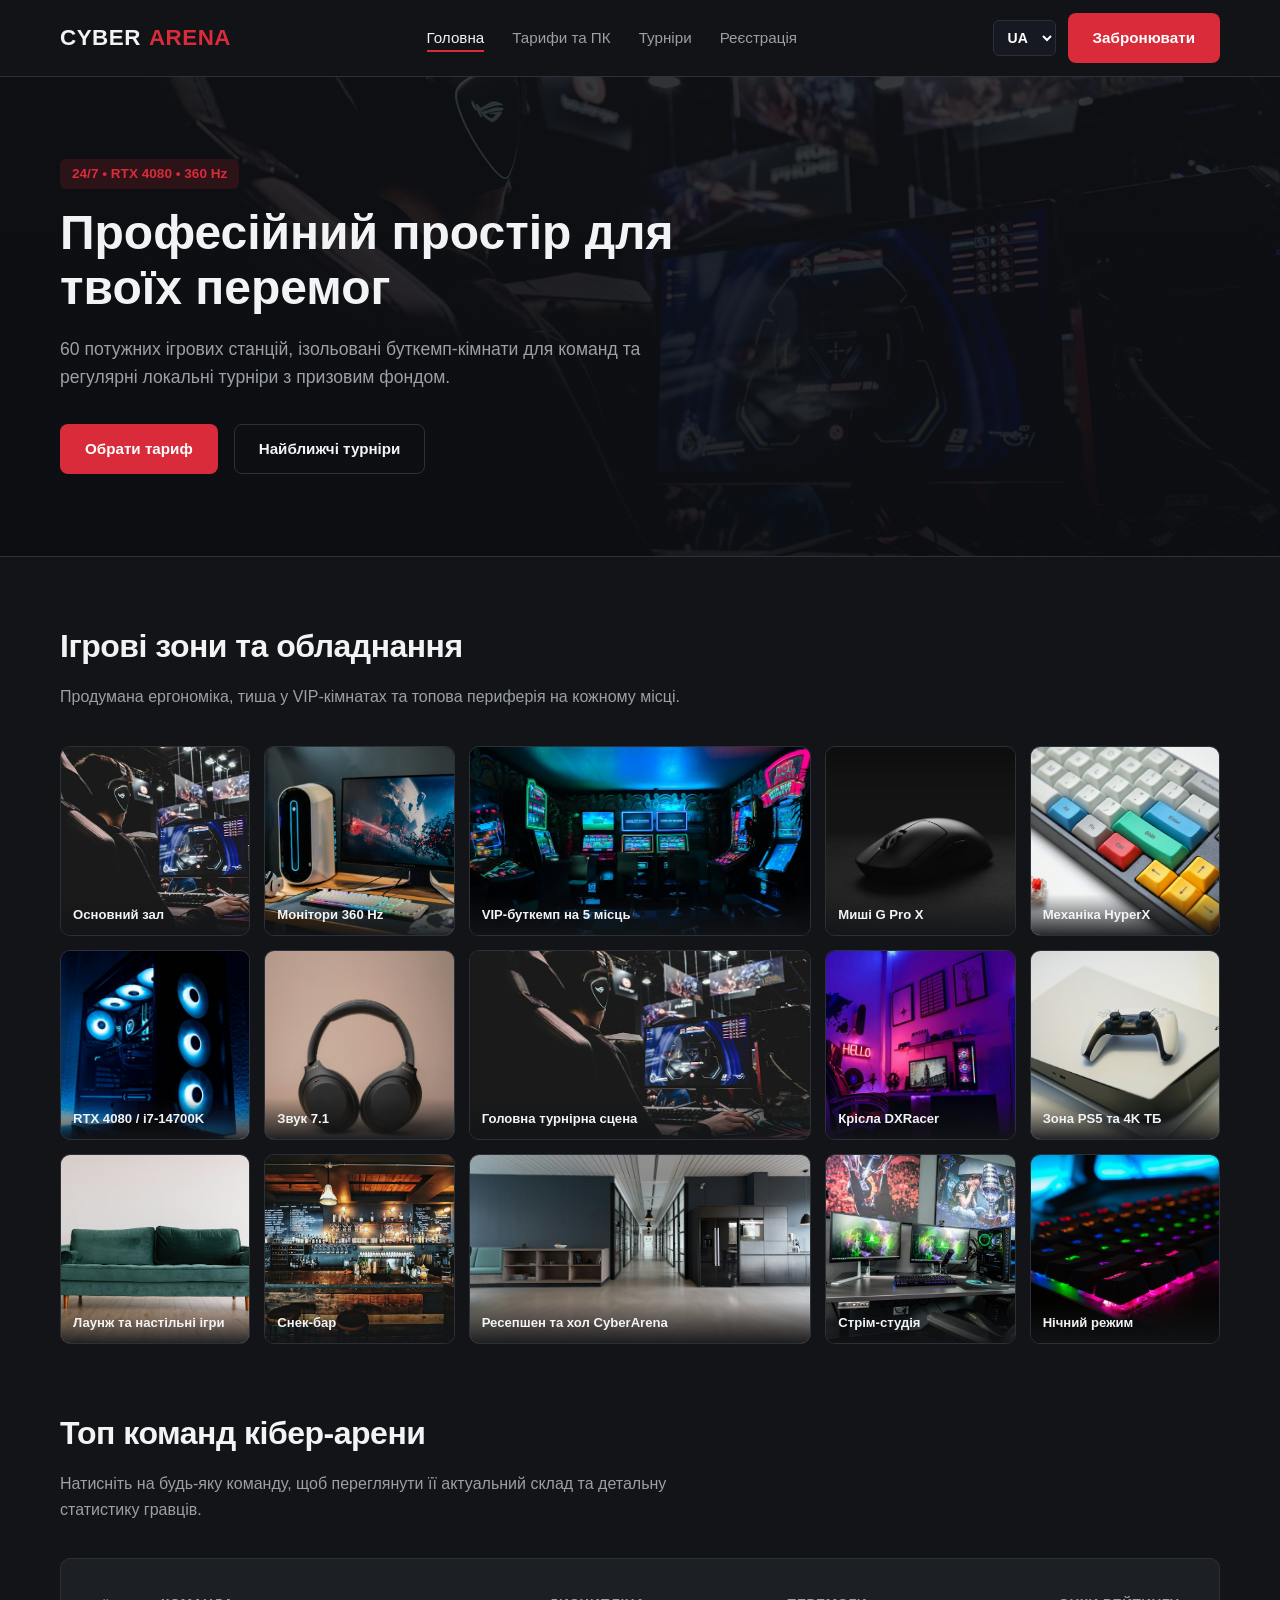
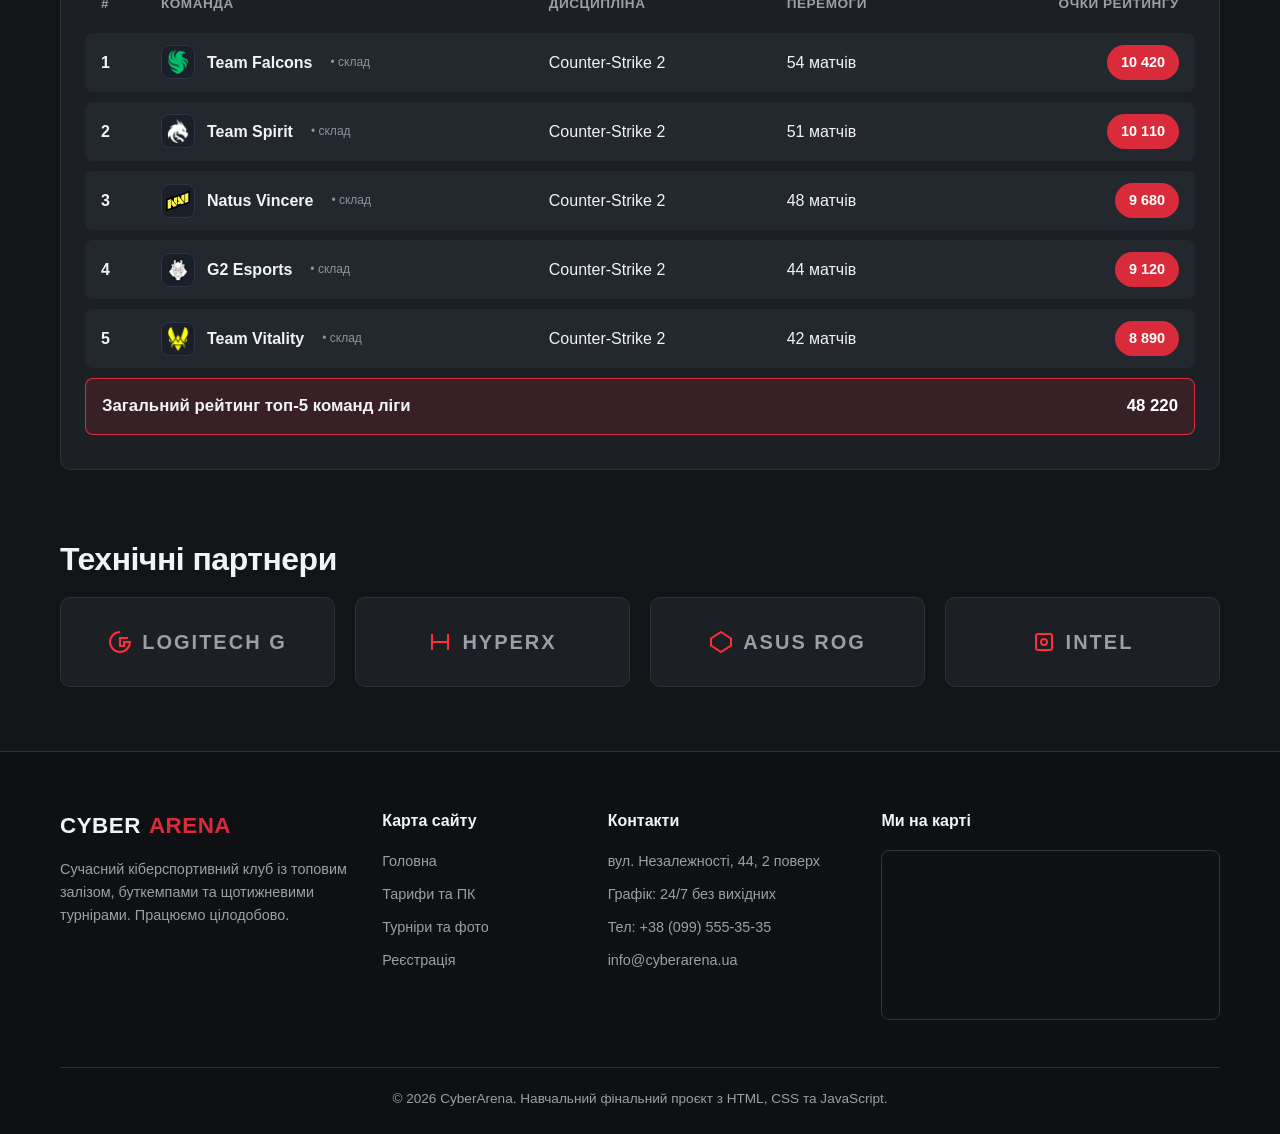
<file: index.html>
<!DOCTYPE html>
<html lang="uk">
<head>
  <meta charset="UTF-8">
  <meta name="viewport" content="width=device-width, initial-scale=1.0">
  <title>CyberArena — Кіберспортивний клуб</title>
  <link rel="stylesheet" href="style.css">
  <style>
    /* Интерактивность строк команд */
    .ranking-table tbody tr.team-row {
      cursor: pointer;
      transition: background-color 0.2s ease;
    }
    .ranking-table tbody tr.team-row:hover {
      background-color: rgba(255, 46, 59, 0.08);
    }
    .team-badge-cell {
      display: flex;
      align-items: center;
      gap: 12px;
      font-weight: 600;
    }
    .team-logo-img {
      width: 34px;
      height: 34px;
      border-radius: 8px;
      background: #1b1f2a;
      border: 1px solid #2e3446;
      padding: 4px;
      object-fit: contain;
      flex-shrink: 0;
    }
    .click-hint {
      font-size: 12px;
      color: #8b949e;
      font-weight: 400;
      margin-left: 6px;
    }

    /* Модальное окно состава команды */
    .team-modal-backdrop {
      position: fixed;
      inset: 0;
      background: rgba(8, 10, 15, 0.85);
      backdrop-filter: blur(4px);
      display: none;
      align-items: center;
      justify-content: center;
      padding: 20px;
      z-index: 9999;
    }
    .team-modal-backdrop.open {
      display: flex;
    }
    .team-modal {
      background: #13161f;
      border: 1px solid #262b38;
      border-radius: 12px;
      width: 100%;
      max-width: 680px;
      max-height: 90vh;
      overflow-y: auto;
      padding: 24px;
      box-shadow: 0 20px 50px rgba(0, 0, 0, 0.65);
    }
    .team-modal-header {
      display: flex;
      align-items: center;
      justify-content: space-between;
      border-bottom: 1px solid #222634;
      padding-bottom: 16px;
      margin-bottom: 18px;
    }
    .team-modal-title {
      display: flex;
      align-items: center;
      gap: 12px;
      margin: 0;
      font-size: 22px;
      color: #ffffff;
    }
    .team-modal-close {
      background: #1c202d;
      border: 1px solid #2d3345;
      color: #c9d1d9;
      width: 34px;
      height: 34px;
      border-radius: 8px;
      font-size: 18px;
      cursor: pointer;
      display: flex;
      align-items: center;
      justify-content: center;
    }
    .team-modal-close:hover {
      border-color: #ff2e3b;
      color: #ffffff;
    }
    .team-stats-bar {
      display: grid;
      grid-template-columns: repeat(3, 1fr);
      gap: 12px;
      margin-bottom: 20px;
    }
    .stat-box {
      background: #181c27;
      border: 1px solid #242938;
      border-radius: 8px;
      padding: 12px;
      text-align: center;
    }
    .stat-box-label {
      display: block;
      font-size: 12px;
      color: #8b949e;
      margin-bottom: 4px;
    }
    .stat-box-val {
      font-size: 18px;
      font-weight: 700;
      color: #ffffff;
    }
    .roster-list {
      display: flex;
      flex-direction: column;
      gap: 10px;
    }
    .roster-item {
      display: flex;
      align-items: center;
      justify-content: space-between;
      background: #181c27;
      border: 1px solid #242938;
      border-radius: 8px;
      padding: 10px 14px;
    }
    .roster-player-info {
      display: flex;
      align-items: center;
      gap: 12px;
    }
    .roster-avatar {
      width: 44px;
      height: 44px;
      border-radius: 50%;
      object-fit: cover;
      object-position: top;
      border: 1.5px solid #ff2e3b;
      background: #11141c;
    }
    .roster-nick {
      font-weight: 600;
      color: #ffffff;
      display: block;
    }
    .roster-role {
      font-size: 12px;
      color: #8b949e;
    }
    .roster-metrics {
      display: flex;
      gap: 16px;
      font-size: 13px;
      color: #c9d1d9;
    }
    .roster-metrics strong {
      color: #ffffff;
    }
    @media (max-width: 560px) {
      .team-stats-bar {
        grid-template-columns: 1fr;
      }
      .roster-item {
        flex-direction: column;
        align-items: flex-start;
        gap: 8px;
      }
    }
  </style>
</head>
<body>

  <!-- ОБЩИЙ HEADER -->
  <header class="header">
    <div class="container header-inner">
      <a href="index.html" class="logo">CYBER<span>ARENA</span></a>

      <nav class="nav" id="mainNav">
        <ul class="nav-list">
          <li><a href="index.html" class="nav-link active" data-i18n="nav_home">Головна</a></li>
          <li><a href="pricing.html" class="nav-link" data-i18n="nav_pricing">Тарифи та ПК</a></li>
          <li><a href="tournaments.html" class="nav-link" data-i18n="nav_tournaments">Турніри</a></li>
          <li><a href="register.html" class="nav-link" data-i18n="nav_register">Реєстрація</a></li>
        </ul>
      </nav>

      <div class="header-actions" style="display: flex; align-items: center; gap: 12px;">
        <select id="langSwitcher" aria-label="Вибір мови" style="background: #161922; color: #ffffff; border: 1px solid #2a2f3d; border-radius: 6px; padding: 8px 10px; font-size: 14px; font-weight: 600; cursor: pointer; outline: none;">
          <option value="uk" selected>UA</option>
          <option value="ru">RU</option>
          <option value="en">EN</option>
          <option value="pl">PL</option>
          <option value="de">DE</option>
          <option value="fr">FR</option>
          <option value="it">IT</option>
        </select>

        <a href="pricing.html#calculator" class="btn btn-primary" data-i18n="btn_book">Забронювати</a>
        <button class="burger" id="burgerBtn" aria-label="Меню">
          <span></span>
          <span></span>
          <span></span>
        </button>
      </div>
    </div>
  </header>

  <main>
    <!-- HERO БАННЕР -->
    <section class="hero" style="background-image: linear-gradient(rgba(11, 13, 18, 0.82), rgba(11, 13, 18, 0.92)), url('img/hero.jpg'); background-size: cover; background-position: center;">
      <div class="container">
        <div class="hero-content">
          <span class="hero-tag">24/7 • RTX 4080 • 360 Hz</span>
          <h1 class="hero-title" data-i18n="hero_title">Професійний простір для твоїх перемог</h1>
          <p class="hero-text" data-i18n="hero_text">
            60 потужних ігрових станцій, ізольовані буткемп-кімнати для команд та регулярні локальні турніри з призовим фондом.
          </p>
          <div class="hero-buttons">
            <a href="pricing.html" class="btn btn-primary" data-i18n="btn_choose_plan">Обрати тариф</a>
            <a href="tournaments.html" class="btn btn-outline" data-i18n="btn_upcoming">Найближчі турніри</a>
          </div>
        </div>
      </div>
    </section>

    <!-- СЕТКА ФОТОГАЛЕРЕИ 3x5 -->
    <section class="section">
      <div class="container">
        <h2 class="section-title" data-i18n="zones_title">Ігрові зони та обладнання</h2>
        <p class="section-subtitle" data-i18n="zones_subtitle">Продумана ергономіка, тиша у VIP-кімнатах та топова периферія на кожному місці.</p>

        <div class="gallery-grid-3x5">
          <!-- Ряд 1 -->
          <div class="grid-item"><img src="img/zone-1.jpg" alt="Загальний зал"><span class="grid-caption" data-i18n="zone_1">Основний зал</span></div>
          <div class="grid-item"><img src="img/zone-2.jpg" alt="Монітори 360Hz"><span class="grid-caption" data-i18n="zone_2">Монітори 360 Hz</span></div>
          <div class="grid-item"><img src="img/zone-3.jpg" alt="VIP Буткемп"><span class="grid-caption" data-i18n="zone_3">VIP-буткемп на 5 місць</span></div>
          <div class="grid-item"><img src="img/zone-4.jpg" alt="Периферія Logitech"><span class="grid-caption" data-i18n="zone_4">Миші G Pro X</span></div>
          <div class="grid-item"><img src="img/zone-5.jpg" alt="Клавіатури"><span class="grid-caption" data-i18n="zone_5">Механіка HyperX</span></div>

          <!-- Ряд 2 -->
          <div class="grid-item"><img src="img/zone-6.jpg" alt="Системні блоки"><span class="grid-caption" data-i18n="zone_6">RTX 4080 / i7-14700K</span></div>
          <div class="grid-item"><img src="img/zone-7.jpg" alt="Навушники"><span class="grid-caption" data-i18n="zone_7">Звук 7.1</span></div>
          <div class="grid-item"><img src="img/zone-8.jpg" alt="Турнірна сцена"><span class="grid-caption" data-i18n="zone_8">Головна турнірна сцена</span></div>
          <div class="grid-item"><img src="img/zone-9.jpg" alt="Крісла"><span class="grid-caption" data-i18n="zone_9">Крісла DXRacer</span></div>
          <div class="grid-item"><img src="img/zone-10.jpg" alt="Консольна зона"><span class="grid-caption" data-i18n="zone_10">Зона PS5 та 4K ТБ</span></div>

          <!-- Ряд 3 -->
          <div class="grid-item"><img src="img/zone-11.jpg" alt="Лаунж зона"><span class="grid-caption" data-i18n="zone_11">Лаунж та настільні ігри</span></div>
          <div class="grid-item"><img src="img/zone-12.jpg" alt="Бар та напої"><span class="grid-caption" data-i18n="zone_12">Снек-бар</span></div>
          <div class="grid-item"><img src="img/zone-13.jpg" alt="Ресепшен клубу"><span class="grid-caption" data-i18n="zone_13">Ресепшен та хол CyberArena</span></div>
          <div class="grid-item"><img src="img/zone-14.jpg" alt="Стрім кімната"><span class="grid-caption" data-i18n="zone_14">Стрім-студія</span></div>
          <div class="grid-item"><img src="img/zone-15.jpg" alt="Нічна посадка"><span class="grid-caption" data-i18n="zone_15">Нічний режим</span></div>
        </div>
      </div>
    </section>

    <!-- ТАБЛИЦА ТОП КОМАНД (КЛИКАБЕЛЬНАЯ) -->
    <section class="section" style="padding-top: 0;">
      <div class="container">
        <h2 class="section-title" data-i18n="ranking_title">Топ команд кібер-арени</h2>
        <p class="section-subtitle" data-i18n="ranking_subtitle">Натисніть на будь-яку команду, щоб переглянути її актуальний склад та детальну статистику гравців.</p>

        <div class="table-wrapper">
          <table class="ranking-table">
            <thead>
              <tr>
                <th>#</th>
                <th data-i18n="th_team">Команда</th>
                <th data-i18n="th_discipline">Дисципліна</th>
                <th data-i18n="th_wins">Перемоги</th>
                <th style="text-align: right;" data-i18n="th_points">Очки рейтингу</th>
              </tr>
            </thead>
            <tbody>
              <tr class="team-row" data-team="falcons">
                <td>1</td>
                <td>
                  <div class="team-badge-cell">
                    <img src="img/Falcons.avif" alt="Team Falcons" class="team-logo-img">
                    <span>Team Falcons</span>
                    <span class="click-hint" data-i18n="click_roster">• склад</span>
                  </div>
                </td>
                <td>Counter-Strike 2</td>
                <td>54 <span data-i18n="matches_word">матчів</span></td>
                <td><span class="score-badge">10 420</span></td>
              </tr>
              <tr class="team-row" data-team="spirit">
                <td>2</td>
                <td>
                  <div class="team-badge-cell">
                    <img src="img/Spirit.avif" alt="Team Spirit" class="team-logo-img">
                    <span>Team Spirit</span>
                    <span class="click-hint" data-i18n="click_roster">• склад</span>
                  </div>
                </td>
                <td>Counter-Strike 2</td>
                <td>51 <span data-i18n="matches_word">матчів</span></td>
                <td><span class="score-badge">10 110</span></td>
              </tr>
              <tr class="team-row" data-team="navi">
                <td>3</td>
                <td>
                  <div class="team-badge-cell">
                    <img src="img/Navi.svg" alt="Natus Vincere" class="team-logo-img">
                    <span>Natus Vincere</span>
                    <span class="click-hint" data-i18n="click_roster">• склад</span>
                  </div>
                </td>
                <td>Counter-Strike 2</td>
                <td>48 <span data-i18n="matches_word">матчів</span></td>
                <td><span class="score-badge">9 680</span></td>
              </tr>
              <tr class="team-row" data-team="g2">
                <td>4</td>
                <td>
                  <div class="team-badge-cell">
                    <img src="img/G2.avif" alt="G2 Esports" class="team-logo-img">
                    <span>G2 Esports</span>
                    <span class="click-hint" data-i18n="click_roster">• склад</span>
                  </div>
                </td>
                <td>Counter-Strike 2</td>
                <td>44 <span data-i18n="matches_word">матчів</span></td>
                <td><span class="score-badge">9 120</span></td>
              </tr>
              <tr class="team-row" data-team="vitality">
                <td>5</td>
                <td>
                  <div class="team-badge-cell">
                    <img src="img/Vitality.avif" alt="Team Vitality" class="team-logo-img">
                    <span>Team Vitality</span>
                    <span class="click-hint" data-i18n="click_roster">• склад</span>
                  </div>
                </td>
                <td>Counter-Strike 2</td>
                <td>42 <span data-i18n="matches_word">матчів</span></td>
                <td><span class="score-badge">8 890</span></td>
              </tr>
            </tbody>
            <tfoot>
              <tr>
                <td colspan="4" data-i18n="total_score">Загальний рейтинг топ-5 команд ліги</td>
                <td>48 220</td>
              </tr>
            </tfoot>
          </table>
        </div>
      </div>
    </section>

    <!-- ПАРТНЁРЫ (ВСТРОЕННЫЕ SVG) -->
    <section class="section" style="padding-top: 0;">
      <div class="container">
        <h2 class="section-title" data-i18n="partners_title">Технічні партнери</h2>
        <div class="partners-grid">
          <div class="partner-card" style="display:flex;align-items:center;justify-content:center;gap:10px;">
            <svg width="24" height="24" viewBox="0 0 24 24" fill="none" stroke="#ff2e3b" stroke-width="2"><path d="M12 2a10 10 0 1 0 10 10h-6v4h-4v-8h8"/></svg>
            <span>LOGITECH G</span>
          </div>
          <div class="partner-card" style="display:flex;align-items:center;justify-content:center;gap:10px;">
            <svg width="24" height="24" viewBox="0 0 24 24" fill="none" stroke="#ff2e3b" stroke-width="2"><path d="M4 4v16M20 4v16M4 12h16"/></svg>
            <span>HYPERX</span>
          </div>
          <div class="partner-card" style="display:flex;align-items:center;justify-content:center;gap:10px;">
            <svg width="24" height="24" viewBox="0 0 24 24" fill="none" stroke="#ff2e3b" stroke-width="2"><polygon points="12 2 22 8.5 22 15.5 12 22 2 15.5 2 8.5 12 2"/></svg>
            <span>ASUS ROG</span>
          </div>
          <div class="partner-card" style="display:flex;align-items:center;justify-content:center;gap:10px;">
            <svg width="24" height="24" viewBox="0 0 24 24" fill="none" stroke="#ff2e3b" stroke-width="2"><rect x="4" y="4" width="16" height="16" rx="2"/><circle cx="12" cy="12" r="3"/></svg>
            <span>INTEL</span>
          </div>
        </div>
      </div>
    </section>
  </main>

  <!-- МОДАЛЬНОЕ ОКНО СОСТАВА КОМАНДЫ -->
  <div class="team-modal-backdrop" id="teamModalBackdrop">
    <div class="team-modal" role="dialog" aria-modal="true" aria-labelledby="modalTeamName">
      <div class="team-modal-header">
        <h3 class="team-modal-title" id="modalTeamName">Team Falcons</h3>
        <button class="team-modal-close" id="closeTeamModal" aria-label="Закрити">&times;</button>
      </div>

      <div class="team-stats-bar">
        <div class="stat-box">
          <span class="stat-box-label" data-i18n="modal_winrate">Вінрейт сезону</span>
          <span class="stat-box-val" id="modalWinrate">76.4%</span>
        </div>
        <div class="stat-box">
          <span class="stat-box-label" data-i18n="modal_kd">Середній K/D</span>
          <span class="stat-box-val" id="modalKd">1.21</span>
        </div>
        <div class="stat-box">
          <span class="stat-box-label" data-i18n="modal_trophies">Трофеї арени</span>
          <span class="stat-box-val" id="modalTrophies">4</span>
        </div>
      </div>

      <div class="roster-list" id="modalRosterList"></div>
    </div>
  </div>

  <!-- ОБЩИЙ FOOTER -->
  <footer class="footer">
    <div class="container">
      <div class="footer-grid">
        <div>
          <a href="index.html" class="logo" style="margin-bottom: 14px;">CYBER<span>ARENA</span></a>
          <p class="footer-text" data-i18n="footer_desc">
            Сучасний кіберспортивний клуб із топовим залізом, буткемпами та щотижневими турнірами. Працюємо цілодобово.
          </p>
        </div>

        <div>
          <h3 class="footer-title" data-i18n="footer_sitemap">Карта сайту</h3>
          <ul class="footer-links">
            <li><a href="index.html" data-i18n="nav_home">Головна</a></li>
            <li><a href="pricing.html" data-i18n="nav_pricing">Тарифи та ПК</a></li>
            <li><a href="tournaments.html" data-i18n="nav_tournaments_full">Турніри та фото</a></li>
            <li><a href="register.html" data-i18n="nav_register">Реєстрація</a></li>
          </ul>
        </div>

        <div>
          <h3 class="footer-title" data-i18n="footer_contacts">Контакти</h3>
          <p class="footer-text" data-i18n="footer_address">вул. Незалежності, 44, 2 поверх</p>
          <p class="footer-text" data-i18n="footer_schedule">Графік: 24/7 без вихідних</p>
          <p class="footer-text">Тел: +38 (099) 555-35-35</p>
          <p class="footer-text">info@cyberarena.ua</p>
        </div>

        <div class="footer-map">
          <h3 class="footer-title" data-i18n="footer_map">Ми на карті</h3>
          <iframe
            src="https://www.google.com/maps/embed?pb=!1m18!1m12!1m3!1d2621.842793961157!2d24.711117!3d48.922633!2m3!1f0!2f0!3f0!3m2!1i1024!2i768!4f13.1!3m3!1m2!1s0x4730c16c34b0381d%3A0xd6d32394e59e41c2!2z0IbQstCw0L3Qvi3QpNGA0LDQvdC60ZbQstGB0YzQuiwg0IbQstCw0L3Qvi3QpNGA0LDQvdC60ZbQstGB0YzQutCwINC-0LHQu9Cw0YHRgtGMLCA3NjAwMA!5e0!3m2!1suk!2sua!4v1700000000000"
            loading="lazy"
            referrerpolicy="no-referrer-when-downgrade"
            title="Карта проїзду CyberArena">
          </iframe>
        </div>
      </div>

      <div class="footer-bottom" data-i18n="footer_copy">
        &copy; 2026 CyberArena. Навчальний фінальний проєкт з HTML, CSS та JavaScript.
      </div>
    </div>
  </footer>

  <script src="script.js"></script>
  <script>
    (function () {
      /* Функция генерации аккуратной SVG-заглушки с инициалами, если файл не найден */
      function makeAvatarFallback(initials) {
        return "data:image/svg+xml;utf8," + encodeURIComponent(
          `<svg xmlns="http://www.w3.org/2000/svg" width="80" height="80" viewBox="0 0 80 80">
            <rect width="80" height="80" fill="#1e2330"/>
            <text x="50%" y="54%" fill="#ff2e3b" font-family="Arial,sans-serif" font-size="24" font-weight="bold" text-anchor="middle">${initials}</text>
          </svg>`
        );
      }

      /* Данные 5 топ-команд с логотипами и аватарами игроков из папки img/ */
      const teamsData = {
        falcons: {
          tag: "FLC",
          logo: "img/Falcons.avif",
          name: "Team Falcons",
          winrate: "76.4%",
          kd: "1.21",
          trophies: "4",
          players: [
            { nick: "NiKo", role: "Rifler / Entry", rating: "1.24", kd: "1.26", img: "img/NiKo.avif", initials: "NK" },
            { nick: "m0NESY", role: "AWPer", rating: "1.28", kd: "1.32", img: "img/m0NESY.avif", initials: "M0" },
            { nick: "TeSeS", role: "Rifler", rating: "1.12", kd: "1.14", img: "img/TeSeS.avif", initials: "TS" },
            { nick: "kyousuke", role: "Rifler / Lurker", rating: "1.15", kd: "1.17", img: "img/kyousuke.avif", initials: "KY" },
            { nick: "karrigan", role: "In-Game Leader", rating: "1.04", kd: "1.02", img: "img/karrigan.avif", initials: "KR" }
          ]
        },
        spirit: {
          tag: "TS",
          logo: "img/Spirit.avif",
          name: "Team Spirit",
          winrate: "74.1%",
          kd: "1.19",
          trophies: "3",
          players: [
            { nick: "donk", role: "Entry Fragger", rating: "1.34", kd: "1.38", img: "img/donk.avif", initials: "DK" },
            { nick: "sh1ro", role: "AWPer", rating: "1.22", kd: "1.29", img: "img/sh1ro.avif", initials: "SH" },
            { nick: "tN1R", role: "Rifler / Entry", rating: "1.14", kd: "1.16", img: "img/tN1R.avif", initials: "TN" },
            { nick: "zont1x", role: "Rifler / Anchor", rating: "1.09", kd: "1.11", img: "img/zont1x.avif", initials: "ZN" },
            { nick: "magixx", role: "Support / IGL", rating: "1.06", kd: "1.08", img: "img/magixx.avif", initials: "MG" }
          ]
        },
        navi: {
          tag: "NAVI",
          logo: "img/Navi.svg",
          name: "Natus Vincere",
          winrate: "70.8%",
          kd: "1.15",
          trophies: "3",
          players: [
            { nick: "b1t", role: "Rifler", rating: "1.18", kd: "1.21", img: "img/b1t.avif", initials: "B1" },
            { nick: "w0nderful", role: "AWPer", rating: "1.16", kd: "1.22", img: "img/w0nderful.avif", initials: "W0" },
            { nick: "makazze", role: "Entry Fragger", rating: "1.15", kd: "1.17", img: "img/makazze.avif", initials: "MK" },
            { nick: "iM", role: "Rifler", rating: "1.11", kd: "1.12", img: "img/iM.avif", initials: "IM" },
            { nick: "Aleksib", role: "In-Game Leader", rating: "1.02", kd: "0.99", img: "img/Aleksib.avif", initials: "AL" }
          ]
        },
        g2: {
          tag: "G2",
          logo: "img/G2.avif",
          name: "G2 Esports",
          winrate: "67.5%",
          kd: "1.12",
          trophies: "2",
          players: [
            { nick: "MATYS", role: "Entry Fragger", rating: "1.17", kd: "1.19", img: "img/MATYS.avif", initials: "MT" },
            { nick: "huNter-", role: "Rifler / Lurker", rating: "1.11", kd: "1.13", img: "img/huNter-.avif", initials: "HN" },
            { nick: "HeavyGod", role: "Anchor", rating: "1.12", kd: "1.15", img: "img/HeavyGod.avif", initials: "HG" },
            { nick: "NertZ", role: "Rifler", rating: "1.14", kd: "1.15", img: "img/NertZ.avif", initials: "NZ" },
            { nick: "r1nkle", role: "AWPer", rating: "1.13", kd: "1.18", img: "img/r1nkle.avif", initials: "RN" }
          ]
        },
        vitality: {
          tag: "VIT",
          logo: "img/Vitality.avif",
          name: "Team Vitality",
          winrate: "66.2%",
          kd: "1.14",
          trophies: "2",
          players: [
            { nick: "ZywOo", role: "AWPer / Star", rating: "1.31", kd: "1.35", img: "img/ZywOo.avif", initials: "ZW" },
            { nick: "ropz", role: "Lurker", rating: "1.17", kd: "1.21", img: "img/ropz.avif", initials: "RP" },
            { nick: "flameZ", role: "Entry Fragger", rating: "1.13", kd: "1.14", img: "img/flameZ.avif", initials: "FL" },
            { nick: "mezii", role: "Support / Anchor", rating: "1.06", kd: "1.07", img: "img/mezii.avif", initials: "MZ" },
            { nick: "apEX", role: "In-Game Leader", rating: "1.00", kd: "0.96", img: "img/apEX.avif", initials: "AP" }
          ]
        }
      };

      /* Логика открытия и закрытия модального окна */
      const backdrop = document.getElementById("teamModalBackdrop");
      const closeBtn = document.getElementById("closeTeamModal");
      const modalName = document.getElementById("modalTeamName");
      const modalWinrate = document.getElementById("modalWinrate");
      const modalKd = document.getElementById("modalKd");
      const modalTrophies = document.getElementById("modalTrophies");
      const rosterList = document.getElementById("modalRosterList");

      function openTeamModal(teamKey) {
        const team = teamsData[teamKey];
        if (!team) return;

        modalName.innerHTML = `<img src="${team.logo}" alt="${team.name}" class="team-logo-img"><span>${team.name}</span>`;
        modalWinrate.textContent = team.winrate;
        modalKd.textContent = team.kd;
        modalTrophies.textContent = team.trophies;

        rosterList.innerHTML = team.players.map(p => `
          <div class="roster-item">
            <div class="roster-player-info">
              <img src="${p.img}" alt="${p.nick}" class="roster-avatar" onerror="this.onerror=null;this.src='${makeAvatarFallback(p.initials)}'">
              <div>
                <span class="roster-nick">${p.nick}</span>
                <span class="roster-role">${p.role}</span>
              </div>
            </div>
            <div class="roster-metrics">
              <span>Rating: <strong>${p.rating}</strong></span>
              <span>K/D: <strong>${p.kd}</strong></span>
            </div>
          </div>
        `).join("");

        backdrop.classList.add("open");
      }

      document.querySelectorAll(".team-row").forEach(row => {
        row.addEventListener("click", () => {
          openTeamModal(row.getAttribute("data-team"));
        });
      });

      closeBtn.addEventListener("click", () => backdrop.classList.remove("open"));
      backdrop.addEventListener("click", e => {
        if (e.target === backdrop) backdrop.classList.remove("open");
      });
      document.addEventListener("keydown", e => {
        if (e.key === "Escape") backdrop.classList.remove("open");
      });

      /* Мультиязычность (UA по умолчанию + 6 языков) */
      const indexTranslations = {
        uk: {
          nav_home: "Головна", nav_pricing: "Тарифи та ПК", nav_tournaments: "Турніри", nav_tournaments_full: "Турніри та фото", nav_register: "Реєстрація",
          btn_book: "Забронювати", hero_title: "Професійний простір для твоїх перемог",
          hero_text: "60 потужних ігрових станцій, ізольовані буткемп-кімнати для команд та регулярні локальні турніри з призовим фондом.",
          btn_choose_plan: "Обрати тариф", btn_upcoming: "Найближчі турніри",
          zones_title: "Ігрові зони та обладнання", zones_subtitle: "Продумана ергономіка, тиша у VIP-кімнатах та топова периферія на кожному місці.",
          zone_1: "Основний зал", zone_2: "Монітори 360 Hz", zone_3: "VIP-буткемп на 5 місць", zone_4: "Миші G Pro X", zone_5: "Механіка HyperX",
          zone_6: "RTX 4080 / i7-14700K", zone_7: "Звук 7.1", zone_8: "Головна турнірна сцена", zone_9: "Крісла DXRacer", zone_10: "Зона PS5 та 4K ТБ",
          zone_11: "Лаунж та настільні ігри", zone_12: "Снек-бар", zone_13: "Ресепшен та хол CyberArena", zone_14: "Стрім-студія", zone_15: "Нічний режим",
          ranking_title: "Топ команд кібер-арени", ranking_subtitle: "Натисніть на будь-яку команду, щоб переглянути її актуальний склад та детальну статистику гравців.",
          th_team: "Команда", th_discipline: "Дисципліна", th_wins: "Перемоги", th_points: "Очки рейтингу", matches_word: "матчів",
          click_roster: "• склад", total_score: "Загальний рейтинг топ-5 команд ліги", partners_title: "Технічні партнери",
          modal_winrate: "Вінрейт сезону", modal_kd: "Середній K/D", modal_trophies: "Трофеї арени",
          footer_desc: "Сучасний кіберспортивний клуб із топовим залізом, буткемпами та щотижневими турнірами. Працюємо цілодобово.",
          footer_sitemap: "Карта сайту", footer_contacts: "Контакти", footer_address: "вул. Незалежності, 44, 2 поверх",
          footer_schedule: "Графік: 24/7 без вихідних", footer_map: "Ми на карті",
          footer_copy: "© 2026 CyberArena. Навчальний фінальний проєкт з HTML, CSS та JavaScript."
        },
        ru: {
          nav_home: "Главная", nav_pricing: "Тарифы и ПК", nav_tournaments: "Турниры", nav_tournaments_full: "Турниры и фото", nav_register: "Регистрация",
          btn_book: "Забронировать", hero_title: "Профессиональное пространство для твоих побед",
          hero_text: "60 мощных игровых станций, изолированные буткемп-комнаты для команд и регулярные локальные турниры с призовым фондом.",
          btn_choose_plan: "Выбрать тариф", btn_upcoming: "Ближайшие турниры",
          zones_title: "Игровые зоны и оборудование", zones_subtitle: "Продуманная эргономика, тишина в VIP-комнатах и топовая периферия на каждом месте.",
          zone_1: "Основной зал", zone_2: "Мониторы 360 Hz", zone_3: "VIP-буткемп на 5 мест", zone_4: "Мыши G Pro X", zone_5: "Механика HyperX",
          zone_6: "RTX 4080 / i7-14700K", zone_7: "Звук 7.1", zone_8: "Главная турнирная сцена", zone_9: "Кресла DXRacer", zone_10: "Зона PS5 и 4K ТВ",
          zone_11: "Лаунж и настолки", zone_12: "Снек-бар", zone_13: "Ресепшен и холл CyberArena", zone_14: "Стрим-студия", zone_15: "Ночной режим",
          ranking_title: "Топ команд кибер-арены", ranking_subtitle: "Нажмите на любую команду, чтобы посмотреть её актуальный состав и подробную статистику игроков.",
          th_team: "Команда", th_discipline: "Дисциплина", th_wins: "Победы", th_points: "Очки рейтинга", matches_word: "матчей",
          click_roster: "• состав", total_score: "Общий рейтинг топ-5 команд лиги", partners_title: "Технические партнёры",
          modal_winrate: "Винрейт сезона", modal_kd: "Средний K/D", modal_trophies: "Трофеи арены",
          footer_desc: "Современный киберспортивный клуб с топовым железом, буткемпами и еженедельными турнирами. Работаем круглосуточно.",
          footer_sitemap: "Карта сайта", footer_contacts: "Контакты", footer_address: "ул. Независимости, 44, 2 этаж",
          footer_schedule: "График: 24/7 без выходных", footer_map: "Мы на карте",
          footer_copy: "© 2026 CyberArena. Учебный финальный проект по HTML, CSS и JavaScript."
        },
        en: {
          nav_home: "Home", nav_pricing: "Pricing & PCs", nav_tournaments: "Tournaments", nav_tournaments_full: "Tournaments & Gallery", nav_register: "Registration",
          btn_book: "Book Now", hero_title: "Professional Space for Your Victories",
          hero_text: "60 high-end gaming stations, isolated team bootcamp rooms, and regular local tournaments with prize pools.",
          btn_choose_plan: "Choose Plan", btn_upcoming: "Upcoming Tournaments",
          zones_title: "Gaming Zones & Hardware", zones_subtitle: "Thoughtful ergonomics, quiet VIP rooms, and pro-grade peripherals at every seat.",
          zone_1: "Main Hall", zone_2: "360 Hz Monitors", zone_3: "5-Seat VIP Bootcamp", zone_4: "G Pro X Mice", zone_5: "HyperX Mechanical",
          zone_6: "RTX 4080 / i7-14700K", zone_7: "7.1 Surround Sound", zone_8: "Main Tournament Stage", zone_9: "DXRacer Chairs", zone_10: "PS5 & 4K TV Zone",
          zone_11: "Lounge & Board Games", zone_12: "Snack Bar", zone_13: "CyberArena Reception", zone_14: "Stream Studio", zone_15: "Night Pass",
          ranking_title: "Top Arena Teams", ranking_subtitle: "Click on any team to view its current roster and detailed player statistics.",
          th_team: "Team", th_discipline: "Discipline", th_wins: "Wins", th_points: "Rating Points", matches_word: "matches",
          click_roster: "• roster", total_score: "Total Top-5 League Rating", partners_title: "Technical Partners",
          modal_winrate: "Season Winrate", modal_kd: "Average K/D", modal_trophies: "Arena Trophies",
          footer_desc: "Modern esports club with top-tier hardware, bootcamps, and weekly tournaments. Open 24/7.",
          footer_sitemap: "Sitemap", footer_contacts: "Contacts", footer_address: "44 Nezalezhnosti St, 2nd Floor",
          footer_schedule: "Hours: 24/7 non-stop", footer_map: "Find Us",
          footer_copy: "© 2026 CyberArena. Final educational project in HTML, CSS & JavaScript."
        },
        pl: {
          nav_home: "Główna", nav_pricing: "Cennik i PC", nav_tournaments: "Turnieje", nav_tournaments_full: "Turnieje i zdjęcia", nav_register: "Rejestracja",
          btn_book: "Zarezerwuj", hero_title: "Profesjonalna przestrzeń dla Twoich zwycięstw",
          hero_text: "60 mocnych stanowisk gamingowych, izolowane pokoje bootcamp dla drużyn i regularne turnieje lokalne z pulą nagród.",
          btn_choose_plan: "Wybierz pakiet", btn_upcoming: "Najbliższe turnieje",
          zones_title: "Strefy gier i sprzęt", zones_subtitle: "Przemyślana ergonomia, cisza w pokojach VIP i topowe peryferia na każdym stanowisku.",
          zone_1: "Sala główna", zone_2: "Monitory 360 Hz", zone_3: "VIP Bootcamp 5 miejsc", zone_4: "Myszki G Pro X", zone_5: "Mechanika HyperX",
          zone_6: "RTX 4080 / i7-14700K", zone_7: "Dźwięk 7.1", zone_8: "Główna scena turniejowa", zone_9: "Fotele DXRacer", zone_10: "Strefa PS5 i TV 4K",
          zone_11: "Strefa Lounge", zone_12: "Snack-bar", zone_13: "Recepcja i hol CyberArena", zone_14: "Studio stream", zone_15: "Tryb nocny",
          ranking_title: "Top drużyn cyber-areny", ranking_subtitle: "Kliknij dowolną drużynę, aby zobaczyć jej aktualny skład i szczegółowe statystyki graczy.",
          th_team: "Drużyna", th_discipline: "Dyscyplina", th_wins: "Wygrane", th_points: "Punkty", matches_word: "meczów",
          click_roster: "• skład", total_score: "Łączny ranking top-5 drużyn", partners_title: "Partnerzy techniczni",
          modal_winrate: "Winrate sezonu", modal_kd: "Średnie K/D", modal_trophies: "Trofea areny",
          footer_desc: "Nowoczesny klub e-sportowy z topowym sprzętem, bootcampami i cotygodniowymi turniejami. Czynne 24/7.",
          footer_sitemap: "Mapa strony", footer_contacts: "Kontakt", footer_address: "ul. Niepodległości 44, 2 piętro",
          footer_schedule: "Godziny: 24/7 bez przerwy", footer_map: "Mapa dojazdu",
          footer_copy: "© 2026 CyberArena. Finałowy projekt edukacyjny z HTML, CSS i JavaScript."
        },
        de: {
          nav_home: "Startseite", nav_pricing: "Preise & PCs", nav_tournaments: "Turniere", nav_tournaments_full: "Turniere & Fotos", nav_register: "Registrierung",
          btn_book: "Buchen", hero_title: "Professioneller Raum für deine Siege",
          hero_text: "60 leistungsstarke Gaming-Stationen, isolierte Bootcamp-Räume für Teams und regelmäßige lokale Turniere mit Preisgeld.",
          btn_choose_plan: "Tarif wählen", btn_upcoming: "Kommende Turniere",
          zones_title: "Gaming-Zonen & Hardware", zones_subtitle: "Durchdachte Ergonomie, Ruhe in den VIP-Räumen und Top-Peripherie an jedem Platz.",
          zone_1: "Haupthalle", zone_2: "360 Hz Monitore", zone_3: "5er VIP-Bootcamp", zone_4: "G Pro X Mäuse", zone_5: "HyperX Mechanik",
          zone_6: "RTX 4080 / i7-14700K", zone_7: "7.1 Raumklang", zone_8: "Hauptturnierbühne", zone_9: "DXRacer Stühle", zone_10: "PS5 & 4K TV Zone",
          zone_11: "Lounge & Brettspiele", zone_12: "Snackbar", zone_13: "CyberArena Rezeption", zone_14: "Stream-Studio", zone_15: "Nachtmodus",
          ranking_title: "Top-Teams der Arena", ranking_subtitle: "Klicke auf ein Team, um das aktuelle Line-up und detaillierte Spielerstatistiken anzuzeigen.",
          th_team: "Team", th_discipline: "Disziplin", th_wins: "Siege", th_points: "Punkte", matches_word: "Spiele",
          click_roster: "• Kader", total_score: "Gesamtwertung der Top-5 Teams", partners_title: "Technische Partner",
          modal_winrate: "Saison-Siegquote", modal_kd: "Durchschnitt K/D", modal_trophies: "Arena-Trophäen",
          footer_desc: "Moderner E-Sport-Club mit Top-Hardware, Bootcamps und wöchentlichen Turnieren. Rund um die Uhr geöffnet.",
          footer_sitemap: "Sitemap", footer_contacts: "Kontakt", footer_address: "Unabhängigkeitsstr. 44, 2. Stock",
          footer_schedule: "Öffnungszeiten: 24/7", footer_map: "Standort",
          footer_copy: "© 2026 CyberArena. Abschlussprojekt in HTML, CSS und JavaScript."
        },
        fr: {
          nav_home: "Accueil", nav_pricing: "Tarifs & PC", nav_tournaments: "Tournois", nav_tournaments_full: "Tournois & Photos", nav_register: "Inscription",
          btn_book: "Réserver", hero_title: "Un espace professionnel pour vos victoires",
          hero_text: "60 stations de jeu puissantes, salles bootcamp isolées pour les équipes et tournois locaux réguliers avec cashprize.",
          btn_choose_plan: "Choisir un tarif", btn_upcoming: "Prochains tournois",
          zones_title: "Zones de jeu & équipement", zones_subtitle: "Ergonomie étudiée, calme dans les salles VIP et périphériques haut de gamme à chaque poste.",
          zone_1: "Salle principale", zone_2: "Écrans 360 Hz", zone_3: "Bootcamp VIP 5 places", zone_4: "Souris G Pro X", zone_5: "Claviers HyperX",
          zone_6: "RTX 4080 / i7-14700K", zone_7: "Son 7.1", zone_8: "Scène principale", zone_9: "Sièges DXRacer", zone_10: "Zone PS5 & TV 4K",
          zone_11: "Espace Lounge", zone_12: "Snack-bar", zone_13: "Accueil CyberArena", zone_14: "Studio Stream", zone_15: "Mode nuit",
          ranking_title: "Meilleures équipes de l'arène", ranking_subtitle: "Cliquez sur une équipe pour voir sa composition actuelle et les statistiques détaillées.",
          th_team: "Équipe", th_discipline: "Discipline", th_wins: "Victoires", th_points: "Points", matches_word: "matchs",
          click_roster: "• effectif", total_score: "Score global du top 5", partners_title: "Partenaires techniques",
          modal_winrate: "Taux de victoire", modal_kd: "K/D moyen", modal_trophies: "Trophées",
          footer_desc: "Club esport moderne avec matériel haut de gamme, bootcamps et tournois hebdomadaires. Ouvert 24h/24.",
          footer_sitemap: "Plan du site", footer_contacts: "Contacts", footer_address: "44 rue de l'Indépendance, 2e étage",
          footer_schedule: "Horaires : 24h/24 et 7j/7", footer_map: "Nous trouver",
          footer_copy: "© 2026 CyberArena. Projet final en HTML, CSS et JavaScript."
        },
        it: {
          nav_home: "Home", nav_pricing: "Tariffe e PC", nav_tournaments: "Tornei", nav_tournaments_full: "Tornei e foto", nav_register: "Registrazione",
          btn_book: "Prenota", hero_title: "Spazio professionale per le tue vittorie",
          hero_text: "60 postazioni da gaming potenti, sale bootcamp isolate per team e tornei locali regolari con montepremi.",
          btn_choose_plan: "Scegli tariffa", btn_upcoming: "Prossimi tornei",
          zones_title: "Zone di gioco e attrezzatura", zones_subtitle: "Ergonomia studiata, silenzio nelle sale VIP e periferiche top in ogni postazione.",
          zone_1: "Sala principale", zone_2: "Monitor 360 Hz", zone_3: "Bootcamp VIP 5 posti", zone_4: "Mouse G Pro X", zone_5: "Meccanica HyperX",
          zone_6: "RTX 4080 / i7-14700K", zone_7: "Audio 7.1", zone_8: "Palco tornei principale", zone_9: "Sedie DXRacer", zone_10: "Zona PS5 e TV 4K",
          zone_11: "Area Lounge", zone_12: "Snack-bar", zone_13: "Reception CyberArena", zone_14: "Studio Stream", zone_15: "Modalità notte",
          ranking_title: "Top team dell'arena", ranking_subtitle: "Clicca su qualsiasi team per visualizzare il roster attuale e le statistiche dettagliate.",
          th_team: "Team", th_discipline: "Disciplina", th_wins: "Vittorie", th_points: "Punti", matches_word: "partite",
          click_roster: "• roster", total_score: "Punteggio totale top 5", partners_title: "Partner tecnici",
          modal_winrate: "Winrate stagionale", modal_kd: "K/D medio", modal_trophies: "Trofei arena",
          footer_desc: "Club esport moderno con hardware top, bootcamp e tornei settimanali. Aperto 24/7.",
          footer_sitemap: "Mappa del sito", footer_contacts: "Contatti", footer_address: "Via dell'Indipendenza 44, 2° piano",
          footer_schedule: "Orari: 24/7", footer_map: "Dove siamo",
          footer_copy: "© 2026 CyberArena. Progetto finale in HTML, CSS e JavaScript."
        }
      };

      const switcher = document.getElementById("langSwitcher");
      function applyIndexLang(lang) {
        const dict = indexTranslations[lang] || indexTranslations.uk;
        document.documentElement.lang = lang;
        document.querySelectorAll("[data-i18n]").forEach(el => {
          const key = el.getAttribute("data-i18n");
          if (dict[key]) el.textContent = dict[key];
        });
        localStorage.setItem("cyberarena_lang", lang);
      }

      const savedLang = localStorage.getItem("cyberarena_lang") || "uk";
      if (switcher) {
        switcher.value = indexTranslations[savedLang] ? savedLang : "uk";
        applyIndexLang(switcher.value);
        switcher.addEventListener("change", e => applyIndexLang(e.target.value));
      }
    })();
  </script>
</body>
</html>
</file>
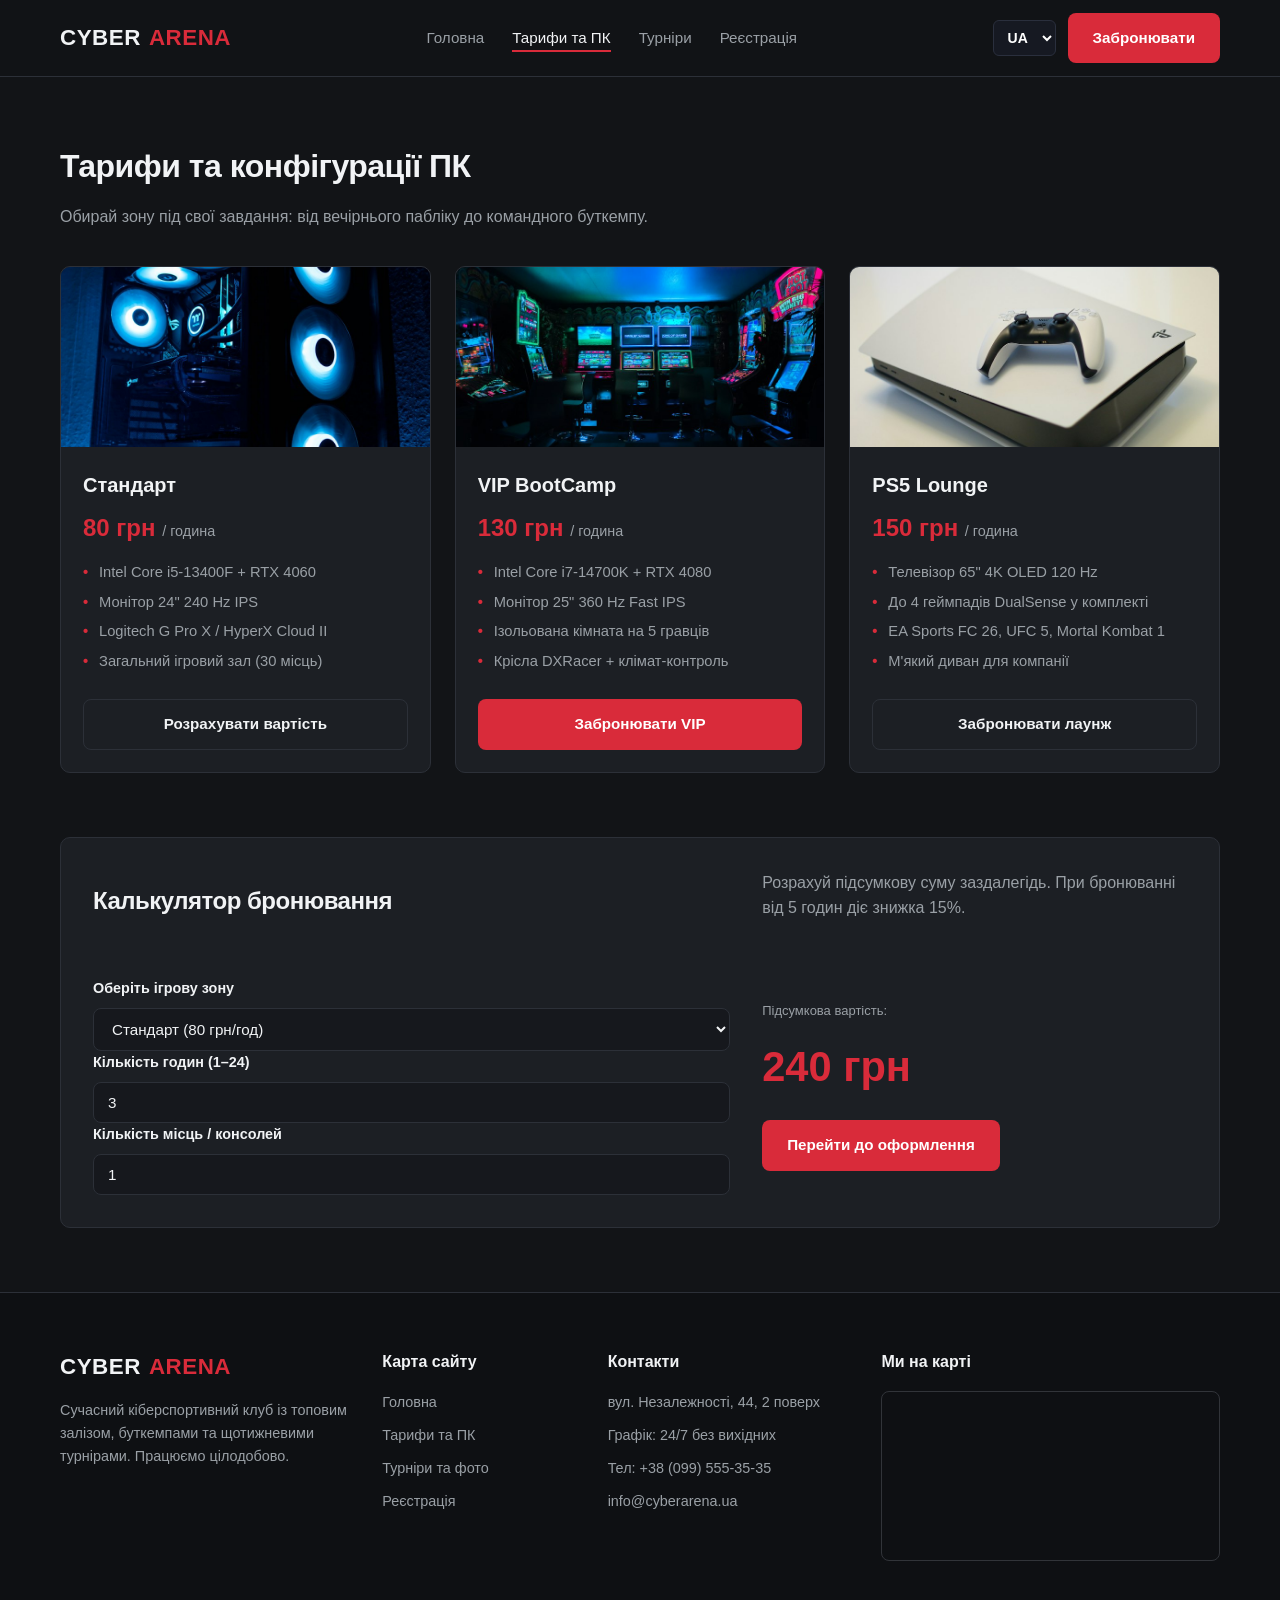
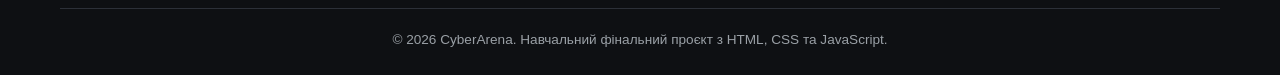
<file: pricing.html>
<!DOCTYPE html>
<html lang="uk">
<head>
  <meta charset="UTF-8">
  <meta name="viewport" content="width=device-width, initial-scale=1.0">
  <title>Тарифи та ПК — CyberArena</title>
  <link rel="stylesheet" href="style.css">
</head>
<body>

  <!-- ОБЩИЙ HEADER -->
  <header class="header">
    <div class="container header-inner">
      <a href="index.html" class="logo">CYBER<span>ARENA</span></a>

      <nav class="nav" id="mainNav">
        <ul class="nav-list">
          <li><a href="index.html" class="nav-link" data-i18n="nav_home">Головна</a></li>
          <li><a href="pricing.html" class="nav-link active" data-i18n="nav_pricing">Тарифи та ПК</a></li>
          <li><a href="tournaments.html" class="nav-link" data-i18n="nav_tournaments">Турніри</a></li>
          <li><a href="register.html" class="nav-link" data-i18n="nav_register">Реєстрація</a></li>
        </ul>
      </nav>

      <div class="header-actions" style="display: flex; align-items: center; gap: 12px;">
        <select id="langSwitcher" aria-label="Вибір мови" style="background: #161922; color: #ffffff; border: 1px solid #2a2f3d; border-radius: 6px; padding: 8px 10px; font-size: 14px; font-weight: 600; cursor: pointer; outline: none;">
          <option value="uk" selected>UA</option>
          <option value="ru">RU</option>
          <option value="en">EN</option>
          <option value="pl">PL</option>
          <option value="de">DE</option>
          <option value="fr">FR</option>
          <option value="it">IT</option>
        </select>

        <a href="#calculator" class="btn btn-primary" data-i18n="btn_book">Забронювати</a>
        <button class="burger" id="burgerBtn" aria-label="Меню">
          <span></span>
          <span></span>
          <span></span>
        </button>
      </div>
    </div>
  </header>

  <main>
    <!-- КАРТОЧКИ ТАРИФОВ -->
    <section class="section">
      <div class="container">
        <h1 class="section-title" data-i18n="pricing_title">Тарифи та конфігурації ПК</h1>
        <p class="section-subtitle" data-i18n="pricing_subtitle">Обирай зону під свої завдання: від вечірнього пабліку до командного буткемпу.</p>

        <div class="cards-grid">
          <div class="card">
            <img src="img/tariff-standard.jpg" alt="Тариф Стандарт" class="card-img">
            <div class="card-body">
              <h3 class="card-title" data-i18n="tier_std_title">Стандарт</h3>
              <div class="card-price">80 грн <span data-i18n="per_hour">/ година</span></div>
              <ul class="card-list">
                <li>Intel Core i5-13400F + RTX 4060</li>
                <li data-i18n="tier_std_mon">Монітор 24" 240 Hz IPS</li>
                <li>Logitech G Pro X / HyperX Cloud II</li>
                <li data-i18n="tier_std_hall">Загальний ігровий зал (30 місць)</li>
              </ul>
              <a href="#calculator" class="btn btn-outline" data-i18n="btn_calc_cost">Розрахувати вартість</a>
            </div>
          </div>

          <div class="card">
            <img src="img/zone-3.jpg" alt="Тариф VIP BootCamp" class="card-img">
            <div class="card-body">
              <h3 class="card-title" data-i18n="tier_vip_title">VIP BootCamp</h3>
              <div class="card-price">130 грн <span data-i18n="per_hour">/ година</span></div>
              <ul class="card-list">
                <li>Intel Core i7-14700K + RTX 4080</li>
                <li data-i18n="tier_vip_mon">Монітор 25" 360 Hz Fast IPS</li>
                <li data-i18n="tier_vip_room">Ізольована кімната на 5 гравців</li>
                <li data-i18n="tier_vip_chair">Крісла DXRacer + клімат-контроль</li>
              </ul>
              <a href="#calculator" class="btn btn-primary" data-i18n="btn_book_vip">Забронювати VIP</a>
            </div>
          </div>

          <div class="card">
            <img src="img/zone-10.jpg" alt="Тариф PS5 Lounge" class="card-img">
            <div class="card-body">
              <h3 class="card-title" data-i18n="tier_ps_title">PS5 Lounge</h3>
              <div class="card-price">150 грн <span data-i18n="per_hour">/ година</span></div>
              <ul class="card-list">
                <li data-i18n="tier_ps_tv">Телевізор 65" 4K OLED 120 Hz</li>
                <li data-i18n="tier_ps_pad">До 4 геймпадів DualSense у комплекті</li>
                <li>EA Sports FC 26, UFC 5, Mortal Kombat 1</li>
                <li data-i18n="tier_ps_sofa">М'який диван для компанії</li>
              </ul>
              <a href="#calculator" class="btn btn-outline" data-i18n="btn_book_lounge">Забронювати лаунж</a>
            </div>
          </div>
        </div>
      </div>
    </section>

    <!-- КАЛЬКУЛЯТОР СТОИМОСТИ БРОНИ -->
    <section class="section" id="calculator" style="padding-top: 0;">
      <div class="container">
        <div class="calc-box">
          <h2 class="section-title" style="font-size: 24px;" data-i18n="calc_title">Калькулятор бронювання</h2>
          <p class="section-subtitle" style="margin-bottom: 24px;" data-i18n="calc_subtitle">
            Розрахуй підсумкову суму заздалегідь. При бронюванні від 5 годин діє знижка 15%.
          </p>

          <div class="calc-grid">
            <div class="form-group">
              <label for="zoneSelect" data-i18n="calc_zone_lbl">Оберіть ігрову зону</label>
              <select id="zoneSelect" class="form-control">
                <option value="80" data-i18n="opt_std">Стандарт (80 грн/год)</option>
                <option value="130" data-i18n="opt_vip">VIP BootCamp (130 грн/год)</option>
                <option value="150" data-i18n="opt_ps">PS5 Lounge (150 грн/год)</option>
              </select>
            </div>

            <div class="form-group">
              <label for="hoursInput" data-i18n="calc_hours_lbl">Кількість годин (1–24)</label>
              <input type="number" id="hoursInput" class="form-control" min="1" max="24" value="3">
            </div>

            <div class="form-group">
              <label for="pcCountInput" data-i18n="calc_pcs_lbl">Кількість місць / консолей</label>
              <input type="number" id="pcCountInput" class="form-control" min="1" max="10" value="1">
            </div>
          </div>

          <div class="calc-result">
            <div>
              <div style="color: var(--text-muted); font-size: 13px;" data-i18n="calc_total_lbl">Підсумкова вартість:</div>
              <div class="calc-total" id="calcTotal">240 грн</div>
            </div>
            <a href="register.html" class="btn btn-primary" data-i18n="calc_confirm">Перейти до оформлення</a>
          </div>
        </div>
      </div>
    </section>
  </main>

  <!-- ОБЩИЙ FOOTER -->
  <footer class="footer">
    <div class="container">
      <div class="footer-grid">
        <div>
          <a href="index.html" class="logo" style="margin-bottom: 14px;">CYBER<span>ARENA</span></a>
          <p class="footer-text" data-i18n="footer_desc">
            Сучасний кіберспортивний клуб із топовим залізом, буткемпами та щотижневими турнірами. Працюємо цілодобово.
          </p>
        </div>

        <div>
          <h3 class="footer-title" data-i18n="footer_sitemap">Карта сайту</h3>
          <ul class="footer-links">
            <li><a href="index.html" data-i18n="nav_home">Головна</a></li>
            <li><a href="pricing.html" data-i18n="nav_pricing">Тарифи та ПК</a></li>
            <li><a href="tournaments.html" data-i18n="nav_tournaments_full">Турніри та фото</a></li>
            <li><a href="register.html" data-i18n="nav_register">Реєстрація</a></li>
          </ul>
        </div>

        <div>
          <h3 class="footer-title" data-i18n="footer_contacts">Контакти</h3>
          <p class="footer-text" data-i18n="footer_address">вул. Незалежності, 44, 2 поверх</p>
          <p class="footer-text" data-i18n="footer_schedule">Графік: 24/7 без вихідних</p>
          <p class="footer-text">Тел: +38 (099) 555-35-35</p>
          <p class="footer-text">info@cyberarena.ua</p>
        </div>

        <div class="footer-map">
          <h3 class="footer-title" data-i18n="footer_map">Ми на карті</h3>
          <iframe
            src="https://www.google.com/maps/embed?pb=!1m18!1m12!1m3!1d2621.842793961157!2d24.711117!3d48.922633!2m3!1f0!2f0!3f0!3m2!1i1024!2i768!4f13.1!3m3!1m2!1s0x4730c16c34b0381d%3A0xd6d32394e59e41c2!2z0IbQstCw0L3Qvi3QpNGA0LDQvdC60ZbQstGB0YzQuiwg0IbQstCw0L3Qvi3QpNGA0LDQvdC60ZbQstGB0YzQutCwINC-0LHQu9Cw0YHRgtGMLCA3NjAwMA!5e0!3m2!1suk!2sua!4v1700000000000"
            loading="lazy"
            referrerpolicy="no-referrer-when-downgrade"
            title="Карта проїзду CyberArena">
          </iframe>
        </div>
      </div>

      <div class="footer-bottom" data-i18n="footer_copy">
        &copy; 2026 CyberArena. Навчальний фінальний проєкт з HTML, CSS та JavaScript.
      </div>
    </div>
  </footer>

  <script src="script.js"></script>
  <script>
    (function () {
      const pricingTranslations = {
        uk: {
          nav_home: "Головна", nav_pricing: "Тарифи та ПК", nav_tournaments: "Турніри", nav_tournaments_full: "Турніри та фото", nav_register: "Реєстрація",
          btn_book: "Забронювати", pricing_title: "Тарифи та конфігурації ПК",
          pricing_subtitle: "Обирай зону під свої завдання: від вечірнього пабліку до командного буткемпу.",
          tier_std_title: "Стандарт", per_hour: "/ година", tier_std_mon: "Монітор 24\" 240 Hz IPS",
          tier_std_hall: "Загальний ігровий зал (30 місць)", btn_calc_cost: "Розрахувати вартість",
          tier_vip_title: "VIP BootCamp", tier_vip_mon: "Монітор 25\" 360 Hz Fast IPS",
          tier_vip_room: "Ізольована кімната на 5 гравців", tier_vip_chair: "Крісла DXRacer + клімат-контроль",
          btn_book_vip: "Забронювати VIP", tier_ps_title: "PS5 Lounge",
          tier_ps_tv: "Телевізор 65\" 4K OLED 120 Hz", tier_ps_pad: "До 4 геймпадів DualSense у комплекті",
          tier_ps_sofa: "М'який диван для компанії", btn_book_lounge: "Забронювати лаунж",
          calc_title: "Калькулятор бронювання",
          calc_subtitle: "Розрахуй підсумкову суму заздалегідь. При бронюванні від 5 годин діє знижка 15%.",
          calc_zone_lbl: "Оберіть ігрову зону", opt_std: "Стандарт (80 грн/год)",
          opt_vip: "VIP BootCamp (130 грн/год)", opt_ps: "PS5 Lounge (150 грн/год)",
          calc_hours_lbl: "Кількість годин (1–24)", calc_pcs_lbl: "Кількість місць / консолей",
          calc_total_lbl: "Підсумкова вартість:", calc_confirm: "Перейти до оформлення",
          footer_desc: "Сучасний кіберспортивний клуб із топовим залізом, буткемпами та щотижневими турнірами. Працюємо цілодобово.",
          footer_sitemap: "Карта сайту", footer_contacts: "Контакти", footer_address: "вул. Незалежності, 44, 2 поверх",
          footer_schedule: "Графік: 24/7 без вихідних", footer_map: "Ми на карті",
          footer_copy: "© 2026 CyberArena. Навчальний фінальний проєкт з HTML, CSS та JavaScript."
        },
        ru: {
          nav_home: "Главная", nav_pricing: "Тарифы и ПК", nav_tournaments: "Турниры", nav_tournaments_full: "Турниры и фото", nav_register: "Регистрация",
          btn_book: "Забронировать", pricing_title: "Тарифы и конфигурации ПК",
          pricing_subtitle: "Выбирай зону под свои задачи: от вечернего паблика до командного буткемпа.",
          tier_std_title: "Стандарт", per_hour: "/ час", tier_std_mon: "Монитор 24\" 240 Hz IPS",
          tier_std_hall: "Общий игровой зал (30 мест)", btn_calc_cost: "Рассчитать стоимость",
          tier_vip_title: "VIP BootCamp", tier_vip_mon: "Монитор 25\" 360 Hz Fast IPS",
          tier_vip_room: "Изолированная комната на 5 игроков", tier_vip_chair: "Кресла DXRacer + климат-контроль",
          btn_book_vip: "Забронировать VIP", tier_ps_title: "PS5 Lounge",
          tier_ps_tv: "Телевизор 65\" 4K OLED 120 Hz", tier_ps_pad: "До 4 геймпадов DualSense в комплекте",
          tier_ps_sofa: "Мягкий диван для компании", btn_book_lounge: "Забронировать лаунж",
          calc_title: "Калькулятор бронирования",
          calc_subtitle: "Рассчитай итоговую сумму заранее. При бронировании от 5 часов действует скидка 15%.",
          calc_zone_lbl: "Выберите игровую зону", opt_std: "Стандарт (80 грн/час)",
          opt_vip: "VIP BootCamp (130 грн/час)", opt_ps: "PS5 Lounge (150 грн/час)",
          calc_hours_lbl: "Количество часов (1–24)", calc_pcs_lbl: "Количество мест / консолей",
          calc_total_lbl: "Итоговая стоимость:", calc_confirm: "Перейти к оформлению",
          footer_desc: "Современный киберспортивный клуб с топовым железом, буткемпами и еженедельными турнирами. Работаем круглосуточно.",
          footer_sitemap: "Карта сайта", footer_contacts: "Контакты", footer_address: "ул. Независимости, 44, 2 этаж",
          footer_schedule: "График: 24/7 без выходных", footer_map: "Мы на карте",
          footer_copy: "© 2026 CyberArena. Учебный финальный проект по HTML, CSS и JavaScript."
        },
        en: {
          nav_home: "Home", nav_pricing: "Pricing & PCs", nav_tournaments: "Tournaments", nav_tournaments_full: "Tournaments & Gallery", nav_register: "Registration",
          btn_book: "Book Now", pricing_title: "Pricing & PC Specs",
          pricing_subtitle: "Choose a zone for your goals: from casual evening games to team bootcamps.",
          tier_std_title: "Standard", per_hour: "/ hour", tier_std_mon: "24\" 240 Hz IPS Monitor",
          tier_std_hall: "Main Gaming Hall (30 seats)", btn_calc_cost: "Calculate Cost",
          tier_vip_title: "VIP BootCamp", tier_vip_mon: "25\" 360 Hz Fast IPS Monitor",
          tier_vip_room: "Isolated 5-player bootcamp room", tier_vip_chair: "DXRacer chairs + climate control",
          btn_book_vip: "Book VIP", tier_ps_title: "PS5 Lounge",
          tier_ps_tv: "65\" 4K OLED 120 Hz TV", tier_ps_pad: "Up to 4 DualSense controllers included",
          tier_ps_sofa: "Comfortable sofa for friends", btn_book_lounge: "Book Lounge",
          calc_title: "Booking Calculator",
          calc_subtitle: "Calculate your total in advance. Get 15% off when booking 5+ hours.",
          calc_zone_lbl: "Select Gaming Zone", opt_std: "Standard (80 UAH/hr)",
          opt_vip: "VIP BootCamp (130 UAH/hr)", opt_ps: "PS5 Lounge (150 UAH/hr)",
          calc_hours_lbl: "Number of Hours (1–24)", calc_pcs_lbl: "Seats / Consoles",
          calc_total_lbl: "Total Cost:", calc_confirm: "Proceed to Booking",
          footer_desc: "Modern esports club with top-tier hardware, bootcamps, and weekly tournaments. Open 24/7.",
          footer_sitemap: "Sitemap", footer_contacts: "Contacts", footer_address: "44 Nezalezhnosti St, 2nd Floor",
          footer_schedule: "Hours: 24/7 non-stop", footer_map: "Find Us",
          footer_copy: "© 2026 CyberArena. Final educational project in HTML, CSS & JavaScript."
        },
        pl: {
          nav_home: "Główna", nav_pricing: "Cennik i PC", nav_tournaments: "Turnieje", nav_tournaments_full: "Turnieje i zdjęcia", nav_register: "Rejestracja",
          btn_book: "Zarezerwuj", pricing_title: "Cennik i konfiguracje PC",
          pricing_subtitle: "Wybierz strefę dla siebie: od wieczornej gry po drużynowy bootcamp.",
          tier_std_title: "Standard", per_hour: "/ godz.", tier_std_mon: "Monitor 24\" 240 Hz IPS",
          tier_std_hall: "Główna sala gier (30 stanowisk)", btn_calc_cost: "Oblicz koszt",
          tier_vip_title: "VIP BootCamp", tier_vip_mon: "Monitor 25\" 360 Hz Fast IPS",
          tier_vip_room: "Izolowany pokój dla 5 graczy", tier_vip_chair: "Fotele DXRacer + klimatyzacja",
          btn_book_vip: "Zarezerwuj VIP", tier_ps_title: "PS5 Lounge",
          tier_ps_tv: "Telewizor 65\" 4K OLED 120 Hz", tier_ps_pad: "Do 4 padów DualSense w zestawie",
          tier_ps_sofa: "Wygodna sofa dla znajomych", btn_book_lounge: "Zarezerwuj lounge",
          calc_title: "Kalkulator rezerwacji",
          calc_subtitle: "Oblicz kwotę z wyprzedzeniem. Przy rezerwacji od 5 godzin zniżka 15%.",
          calc_zone_lbl: "Wybierz strefę gry", opt_std: "Standard (80 UAH/godz.)",
          opt_vip: "VIP BootCamp (130 UAH/godz.)", opt_ps: "PS5 Lounge (150 UAH/godz.)",
          calc_hours_lbl: "Liczba godzin (1–24)", calc_pcs_lbl: "Liczba miejsc / konsol",
          calc_total_lbl: "Koszt całkowity:", calc_confirm: "Przejdź do rezerwacji",
          footer_desc: "Nowoczesny klub e-sportowy z topowym sprzętem, bootcampami i cotygodniowymi turniejami. Czynne 24/7.",
          footer_sitemap: "Mapa strony", footer_contacts: "Kontakt", footer_address: "ul. Niepodległości 44, 2 piętro",
          footer_schedule: "Godziny: 24/7 bez przerwy", footer_map: "Mapa dojazdu",
          footer_copy: "© 2026 CyberArena. Finałowy projekt edukacyjny z HTML, CSS i JavaScript."
        },
        de: {
          nav_home: "Startseite", nav_pricing: "Preise & PCs", nav_tournaments: "Turniere", nav_tournaments_full: "Turniere & Fotos", nav_register: "Registrierung",
          btn_book: "Buchen", pricing_title: "Preise & PC-Konfigurationen",
          pricing_subtitle: "Wähle deine Zone: vom entspannten Abendspiel bis zum Team-Bootcamp.",
          tier_std_title: "Standard", per_hour: "/ Std.", tier_std_mon: "24\" 240 Hz IPS-Monitor",
          tier_std_hall: "Hauptspielhalle (30 Plätze)", btn_calc_cost: "Kosten berechnen",
          tier_vip_title: "VIP BootCamp", tier_vip_mon: "25\" 360 Hz Fast IPS-Monitor",
          tier_vip_room: "Isolierter Raum für 5 Spieler", tier_vip_chair: "DXRacer-Stühle + Klimaanlage",
          btn_book_vip: "VIP buchen", tier_ps_title: "PS5 Lounge",
          tier_ps_tv: "65\" 4K OLED 120 Hz TV", tier_ps_pad: "Bis zu 4 DualSense-Controller inklusive",
          tier_ps_sofa: "Bequemes Sofa für Gruppen", btn_book_lounge: "Lounge buchen",
          calc_title: "Buchungsrechner",
          calc_subtitle: "Berechne den Gesamtpreis im Voraus. Ab 5 Stunden 15% Rabatt.",
          calc_zone_lbl: "Spielzone wählen", opt_std: "Standard (80 UAH/Std.)",
          opt_vip: "VIP BootCamp (130 UAH/Std.)", opt_ps: "PS5 Lounge (150 UAH/Std.)",
          calc_hours_lbl: "Anzahl der Stunden (1–24)", calc_pcs_lbl: "Plätze / Konsolen",
          calc_total_lbl: "Gesamtkosten:", calc_confirm: "Zur Buchung",
          footer_desc: "Moderner E-Sport-Club mit Top-Hardware, Bootcamps und wöchentlichen Turnieren. Rund um die Uhr geöffnet.",
          footer_sitemap: "Sitemap", footer_contacts: "Kontakt", footer_address: "Unabhängigkeitsstr. 44, 2. Stock",
          footer_schedule: "Öffnungszeiten: 24/7", footer_map: "Standort",
          footer_copy: "© 2026 CyberArena. Abschlussprojekt in HTML, CSS und JavaScript."
        },
        fr: {
          nav_home: "Accueil", nav_pricing: "Tarifs & PC", nav_tournaments: "Tournois", nav_tournaments_full: "Tournois & Photos", nav_register: "Inscription",
          btn_book: "Réserver", pricing_title: "Tarifs et configurations PC",
          pricing_subtitle: "Choisissez votre zone : de la partie détente au bootcamp d'équipe.",
          tier_std_title: "Standard", per_hour: "/ heure", tier_std_mon: "Écran 24\" 240 Hz IPS",
          tier_std_hall: "Salle principale (30 postes)", btn_calc_cost: "Calculer le coût",
          tier_vip_title: "VIP BootCamp", tier_vip_mon: "Écran 25\" 360 Hz Fast IPS",
          tier_vip_room: "Salle isolée pour 5 joueurs", tier_vip_chair: "Sièges DXRacer + climatisation",
          btn_book_vip: "Réserver VIP", tier_ps_title: "PS5 Lounge",
          tier_ps_tv: "TV 65\" 4K OLED 120 Hz", tier_ps_pad: "Jusqu'à 4 manettes DualSense incluses",
          tier_ps_sofa: "Canapé confortable pour groupe", btn_book_lounge: "Réserver le lounge",
          calc_title: "Calculateur de réservation",
          calc_subtitle: "Calculez le montant total à l'avance. -15% dès 5 heures réservées.",
          calc_zone_lbl: "Choisissez la zone", opt_std: "Standard (80 UAH/h)",
          opt_vip: "VIP BootCamp (130 UAH/h)", opt_ps: "PS5 Lounge (150 UAH/h)",
          calc_hours_lbl: "Nombre d'heures (1–24)", calc_pcs_lbl: "Places / Consoles",
          calc_total_lbl: "Coût total :", calc_confirm: "Passer à la réservation",
          footer_desc: "Club esport moderne avec matériel haut de gamme, bootcamps et tournois hebdomadaires. Ouvert 24h/24.",
          footer_sitemap: "Plan du site", footer_contacts: "Contacts", footer_address: "44 rue de l'Indépendance, 2e étage",
          footer_schedule: "Horaires : 24h/24 et 7j/7", footer_map: "Nous trouver",
          footer_copy: "© 2026 CyberArena. Projet final en HTML, CSS et JavaScript."
        },
        it: {
          nav_home: "Home", nav_pricing: "Tariffe e PC", nav_tournaments: "Tornei", nav_tournaments_full: "Tornei e foto", nav_register: "Registrazione",
          btn_book: "Prenota", pricing_title: "Tariffe e configurazioni PC",
          pricing_subtitle: "Scegli la zona adatta a te: dalla partita serale al bootcamp di squadra.",
          tier_std_title: "Standard", per_hour: "/ ora", tier_std_mon: "Monitor 24\" 240 Hz IPS",
          tier_std_hall: "Sala principale (30 postazioni)", btn_calc_cost: "Calcola costo",
          tier_vip_title: "VIP BootCamp", tier_vip_mon: "Monitor 25\" 360 Hz Fast IPS",
          tier_vip_room: "Stanza isolata per 5 giocatori", tier_vip_chair: "Sedie DXRacer + climatizzatore",
          btn_book_vip: "Prenota VIP", tier_ps_title: "PS5 Lounge",
          tier_ps_tv: "TV 65\" 4K OLED 120 Hz", tier_ps_pad: "Fino a 4 controller DualSense inclusi",
          tier_ps_sofa: "Comodo divano per gruppi", btn_book_lounge: "Prenota lounge",
          calc_title: "Calcolatore prenotazione",
          calc_subtitle: "Calcola il totale in anticipo. Sconto del 15% prenotando almeno 5 ore.",
          calc_zone_lbl: "Scegli la zona di gioco", opt_std: "Standard (80 UAH/ora)",
          opt_vip: "VIP BootCamp (130 UAH/ora)", opt_ps: "PS5 Lounge (150 UAH/ora)",
          calc_hours_lbl: "Numero di ore (1–24)", calc_pcs_lbl: "Postazioni / Console",
          calc_total_lbl: "Costo totale:", calc_confirm: "Procedi alla prenotazione",
          footer_desc: "Club esport moderno con hardware top, bootcamp e tornei settimanali. Aperto 24/7.",
          footer_sitemap: "Mappa del sito", footer_contacts: "Contatti", footer_address: "Via dell'Indipendenza 44, 2° piano",
          footer_schedule: "Orari: 24/7", footer_map: "Dove siamo",
          footer_copy: "© 2026 CyberArena. Progetto finale in HTML, CSS e JavaScript."
        }
      };

      const switcher = document.getElementById("langSwitcher");
      function applyPricingLang(lang) {
        const dict = pricingTranslations[lang] || pricingTranslations.uk;
        document.documentElement.lang = lang;
        document.querySelectorAll("[data-i18n]").forEach(el => {
          const key = el.getAttribute("data-i18n");
          if (dict[key]) el.textContent = dict[key];
        });
        localStorage.setItem("cyberarena_lang", lang);
      }

      const savedLang = localStorage.getItem("cyberarena_lang") || "uk";
      if (switcher) {
        switcher.value = pricingTranslations[savedLang] ? savedLang : "uk";
        applyPricingLang(switcher.value);
        switcher.addEventListener("change", e => applyPricingLang(e.target.value));
      }
    })();
  </script>
</body>
</html>
</file>
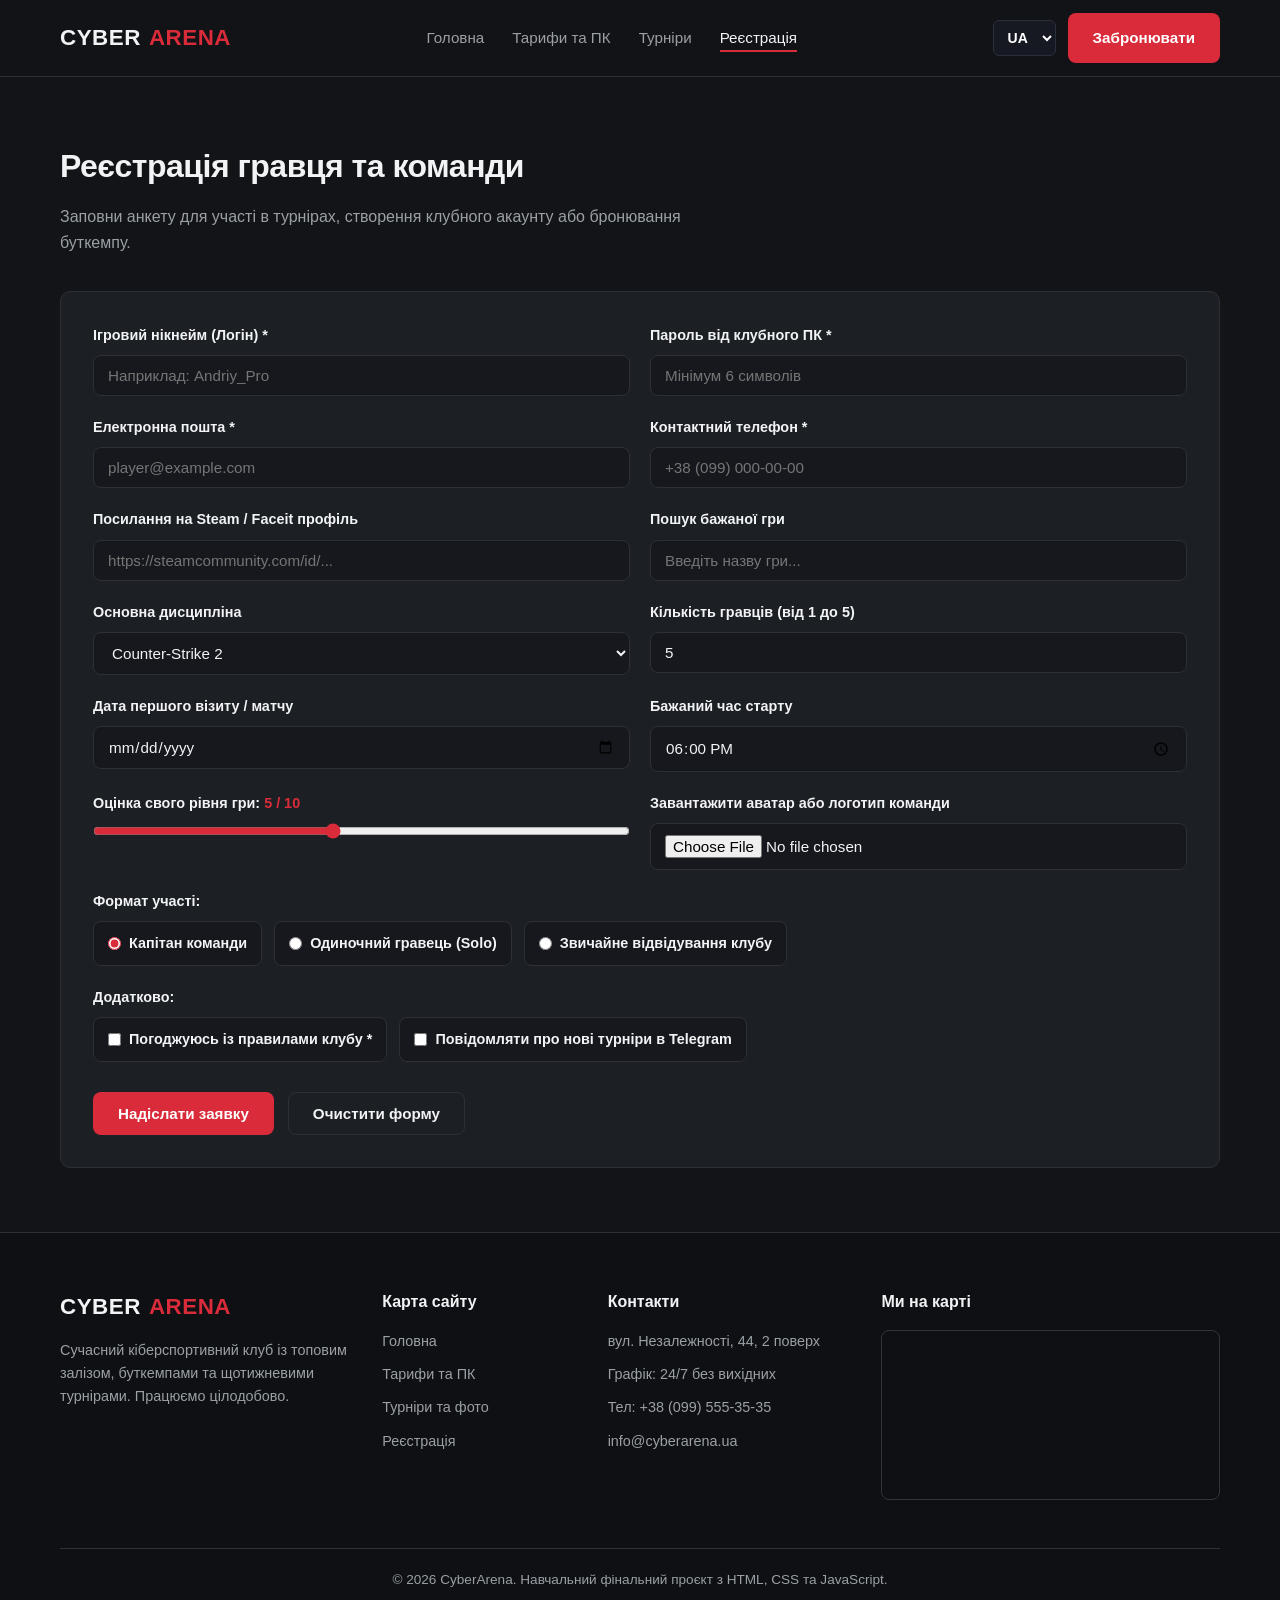
<file: register.html>
<!DOCTYPE html>
<html lang="uk">
<head>
  <meta charset="UTF-8">
  <meta name="viewport" content="width=device-width, initial-scale=1.0">
  <title>Реєстрація та контакти — CyberArena</title>
  <link rel="stylesheet" href="style.css">
</head>
<body>

  <!-- ОБЩИЙ HEADER -->
  <header class="header">
    <div class="container header-inner">
      <a href="index.html" class="logo">CYBER<span>ARENA</span></a>

      <nav class="nav" id="mainNav">
        <ul class="nav-list">
          <li><a href="index.html" class="nav-link" data-i18n="nav_home">Головна</a></li>
          <li><a href="pricing.html" class="nav-link" data-i18n="nav_pricing">Тарифи та ПК</a></li>
          <li><a href="tournaments.html" class="nav-link" data-i18n="nav_tournaments">Турніри</a></li>
          <li><a href="register.html" class="nav-link active" data-i18n="nav_register">Реєстрація</a></li>
        </ul>
      </nav>

      <div class="header-actions" style="display: flex; align-items: center; gap: 12px;">
        <select id="langSwitcher" aria-label="Вибір мови" style="background: #161922; color: #ffffff; border: 1px solid #2a2f3d; border-radius: 6px; padding: 8px 10px; font-size: 14px; font-weight: 600; cursor: pointer; outline: none;">
          <option value="uk" selected>UA</option>
          <option value="ru">RU</option>
          <option value="en">EN</option>
          <option value="pl">PL</option>
          <option value="de">DE</option>
          <option value="fr">FR</option>
          <option value="it">IT</option>
        </select>

        <a href="pricing.html#calculator" class="btn btn-primary" data-i18n="btn_book">Забронювати</a>
        <button class="burger" id="burgerBtn" aria-label="Меню">
          <span></span>
          <span></span>
          <span></span>
        </button>
      </div>
    </div>
  </header>

  <main>
    <section class="section">
      <div class="container">
        <h1 class="section-title" data-i18n="reg_title">Реєстрація гравця та команди</h1>
        <p class="section-subtitle" data-i18n="reg_subtitle">Заповни анкету для участі в турнірах, створення клубного акаунту або бронювання буткемпу.</p>

        <div class="form-card">
          <form class="form-grid" id="regForm">
            <!-- text -->
            <div class="form-group">
              <label for="login" data-i18n="lbl_login">Ігровий нікнейм (Логін) *</label>
              <input type="text" id="login" name="login" class="form-control" placeholder="Наприклад: Andriy_Pro" data-i18n-placeholder="ph_login" required>
            </div>

            <!-- password -->
            <div class="form-group">
              <label for="password" data-i18n="lbl_password">Пароль від клубного ПК *</label>
              <input type="password" id="password" name="password" class="form-control" placeholder="Мінімум 6 символів" data-i18n-placeholder="ph_password" minlength="6" required>
            </div>

            <!-- email -->
            <div class="form-group">
              <label for="email" data-i18n="lbl_email">Електронна пошта *</label>
              <input type="email" id="email" name="email" class="form-control" placeholder="player@example.com" required>
            </div>

            <!-- tel -->
            <div class="form-group">
              <label for="phone" data-i18n="lbl_phone">Контактний телефон *</label>
              <input type="tel" id="phone" name="phone" class="form-control" placeholder="+38 (099) 000-00-00" required>
            </div>

            <!-- url -->
            <div class="form-group">
              <label for="profileUrl" data-i18n="lbl_url">Посилання на Steam / Faceit профіль</label>
              <input type="url" id="profileUrl" name="profileUrl" class="form-control" placeholder="https://steamcommunity.com/id/...">
            </div>

            <!-- search -->
            <div class="form-group">
              <label for="gameSearch" data-i18n="lbl_search">Пошук бажаної гри</label>
              <input type="search" id="gameSearch" name="gameSearch" class="form-control" placeholder="Введіть назву гри..." data-i18n-placeholder="ph_search">
            </div>

            <!-- select -->
            <div class="form-group">
              <label for="discipline" data-i18n="lbl_discipline">Основна дисципліна</label>
              <select id="discipline" name="discipline" class="form-control">
                <option value="Counter-Strike 2">Counter-Strike 2</option>
                <option value="Dota 2">Dota 2</option>
                <option value="Valorant">Valorant</option>
                <option value="Apex Legends">Apex Legends</option>
              </select>
            </div>

            <!-- number -->
            <div class="form-group">
              <label for="playersCount" data-i18n="lbl_players">Кількість гравців (від 1 до 5)</label>
              <input type="number" id="playersCount" name="playersCount" class="form-control" min="1" max="5" value="5">
            </div>

            <!-- date -->
            <div class="form-group">
              <label for="visitDate" data-i18n="lbl_date">Дата першого візиту / матчу</label>
              <input type="date" id="visitDate" name="visitDate" class="form-control">
            </div>

            <!-- time -->
            <div class="form-group">
              <label for="visitTime" data-i18n="lbl_time">Бажаний час старту</label>
              <input type="time" id="visitTime" name="visitTime" class="form-control" value="18:00">
            </div>

            <!-- range -->
            <div class="form-group">
              <label for="skillRange"><span data-i18n="lbl_skill">Оцінка свого рівня гри:</span> <span id="skillValue" style="color: var(--accent);">5 / 10</span></label>
              <input type="range" id="skillRange" name="skillRange" min="1" max="10" value="5">
            </div>

            <!-- file -->
            <div class="form-group">
              <label for="teamLogo" data-i18n="lbl_logo">Завантажити аватар або логотип команди</label>
              <input type="file" id="teamLogo" name="teamLogo" class="form-control" accept="image/*">
            </div>

            <!-- radio -->
            <div class="form-group full-width">
              <label data-i18n="lbl_format">Формат участі:</label>
              <div class="radio-row">
                <label class="choice-pill">
                  <input type="radio" name="role" value="captain" checked>
                  <span data-i18n="role_captain">Капітан команди</span>
                </label>
                <label class="choice-pill">
                  <input type="radio" name="role" value="solo">
                  <span data-i18n="role_solo">Одиночний гравець (Solo)</span>
                </label>
                <label class="choice-pill">
                  <input type="radio" name="role" value="guest">
                  <span data-i18n="role_guest">Звичайне відвідування клубу</span>
                </label>
              </div>
            </div>

            <!-- checkbox -->
            <div class="form-group full-width">
              <label data-i18n="lbl_extra">Додатково:</label>
              <div class="checkbox-row">
                <label class="choice-pill">
                  <input type="checkbox" name="rules" required>
                  <span data-i18n="chk_rules">Погоджуюсь із правилами клубу *</span>
                </label>
                <label class="choice-pill">
                  <input type="checkbox" name="notify">
                  <span data-i18n="chk_notify">Повідомляти про нові турніри в Telegram</span>
                </label>
              </div>
            </div>

            <!-- submit & reset -->
            <div class="form-actions">
              <button type="submit" class="btn btn-primary" data-i18n="btn_submit">Надіслати заявку</button>
              <button type="reset" class="btn btn-outline" data-i18n="btn_reset">Очистити форму</button>
            </div>

            <div class="form-status" id="formStatus"></div>
          </form>
        </div>
      </div>
    </section>
  </main>

  <!-- ОБЩИЙ FOOTER -->
  <footer class="footer">
    <div class="container">
      <div class="footer-grid">
        <div>
          <a href="index.html" class="logo" style="margin-bottom: 14px;">CYBER<span>ARENA</span></a>
          <p class="footer-text" data-i18n="footer_desc">
            Сучасний кіберспортивний клуб із топовим залізом, буткемпами та щотижневими турнірами. Працюємо цілодобово.
          </p>
        </div>

        <div>
          <h3 class="footer-title" data-i18n="footer_sitemap">Карта сайту</h3>
          <ul class="footer-links">
            <li><a href="index.html" data-i18n="nav_home">Головна</a></li>
            <li><a href="pricing.html" data-i18n="nav_pricing">Тарифи та ПК</a></li>
            <li><a href="tournaments.html" data-i18n="nav_tournaments_full">Турніри та фото</a></li>
            <li><a href="register.html" data-i18n="nav_register">Реєстрація</a></li>
          </ul>
        </div>

        <div>
          <h3 class="footer-title" data-i18n="footer_contacts">Контакти</h3>
          <p class="footer-text" data-i18n="footer_address">вул. Незалежності, 44, 2 поверх</p>
          <p class="footer-text" data-i18n="footer_schedule">Графік: 24/7 без вихідних</p>
          <p class="footer-text">Тел: +38 (099) 555-35-35</p>
          <p class="footer-text">info@cyberarena.ua</p>
        </div>

        <div class="footer-map">
          <h3 class="footer-title" data-i18n="footer_map">Ми на карті</h3>
          <iframe
            src="https://www.google.com/maps/embed?pb=!1m18!1m12!1m3!1d2621.842793961157!2d24.711117!3d48.922633!2m3!1f0!2f0!3f0!3m2!1i1024!2i768!4f13.1!3m3!1m2!1s0x4730c16c34b0381d%3A0xd6d32394e59e41c2!2z0IbQstCw0L3Qvi3QpNGA0LDQvdC60ZbQstGB0YzQuiwg0IbQstCw0L3Qvi3QpNGA0LDQvdC60ZbQstGB0YzQutCwINC-0LHQu9Cw0YHRgtGMLCA3NjAwMA!5e0!3m2!1suk!2sua!4v1700000000000"
            loading="lazy"
            referrerpolicy="no-referrer-when-downgrade"
            title="Карта проїзду CyberArena">
          </iframe>
        </div>
      </div>

      <div class="footer-bottom" data-i18n="footer_copy">
        &copy; 2026 CyberArena. Навчальний фінальний проєкт з HTML, CSS та JavaScript.
      </div>
    </div>
  </footer>

  <script src="script.js"></script>
  <script>
    (function () {
      const regTranslations = {
        uk: {
          nav_home: "Головна", nav_pricing: "Тарифи та ПК", nav_tournaments: "Турніри", nav_tournaments_full: "Турніри та фото", nav_register: "Реєстрація",
          btn_book: "Забронювати", reg_title: "Реєстрація гравця та команди",
          reg_subtitle: "Заповни анкету для участі в турнірах, створення клубного акаунту або бронювання буткемпу.",
          lbl_login: "Ігровий нікнейм (Логін) *", ph_login: "Наприклад: Andriy_Pro",
          lbl_password: "Пароль від клубного ПК *", ph_password: "Мінімум 6 символів",
          lbl_email: "Електронна пошта *", lbl_phone: "Контактний телефон *",
          lbl_url: "Посилання на Steam / Faceit профіль", lbl_search: "Пошук бажаної гри", ph_search: "Введіть назву гри...",
          lbl_discipline: "Основна дисципліна", lbl_players: "Кількість гравців (від 1 до 5)",
          lbl_date: "Дата першого візиту / матчу", lbl_time: "Бажаний час старту",
          lbl_skill: "Оцінка свого рівня гри:", lbl_logo: "Завантажити аватар або логотип команди",
          lbl_format: "Формат участі:", role_captain: "Капітан команди", role_solo: "Одиночний гравець (Solo)", role_guest: "Звичайне відвідування клубу",
          lbl_extra: "Додатково:", chk_rules: "Погоджуюсь із правилами клубу *", chk_notify: "Повідомляти про нові турніри в Telegram",
          btn_submit: "Надіслати заявку", btn_reset: "Очистити форму",
          footer_desc: "Сучасний кіберспортивний клуб із топовим залізом, буткемпами та щотижневими турнірами. Працюємо цілодобово.",
          footer_sitemap: "Карта сайту", footer_contacts: "Контакти", footer_address: "вул. Незалежності, 44, 2 поверх",
          footer_schedule: "Графік: 24/7 без вихідних", footer_map: "Ми на карті",
          footer_copy: "© 2026 CyberArena. Навчальний фінальний проєкт з HTML, CSS та JavaScript."
        },
        ru: {
          nav_home: "Главная", nav_pricing: "Тарифы и ПК", nav_tournaments: "Турниры", nav_tournaments_full: "Турниры и фото", nav_register: "Регистрация",
          btn_book: "Забронировать", reg_title: "Регистрация игрока и команды",
          reg_subtitle: "Заполни анкету для участия в турнирах, создания клубного аккаунта или бронирования буткемпа.",
          lbl_login: "Игровой никнейм (Логин) *", ph_login: "Например: Andriy_Pro",
          lbl_password: "Пароль от клубного ПК *", ph_password: "Минимум 6 символов",
          lbl_email: "Электронная почта *", lbl_phone: "Контактный телефон *",
          lbl_url: "Ссылка на Steam / Faceit профиль", lbl_search: "Поиск предпочитаемой игры", ph_search: "Введите название игры...",
          lbl_discipline: "Основная дисциплина", lbl_players: "Количество игроков (от 1 до 5)",
          lbl_date: "Дата первого визита / матча", lbl_time: "Желаемое время старта",
          lbl_skill: "Оценка своего уровня игры:", lbl_logo: "Загрузить аватар или логотип команды",
          lbl_format: "Формат участия:", role_captain: "Капитан команды", role_solo: "Одиночный игрок (Solo)", role_guest: "Обычное посещение клуба",
          lbl_extra: "Дополнительно:", chk_rules: "Согласен с правилами клуба *", chk_notify: "Уведомлять о новых турнирах в Telegram",
          btn_submit: "Отправить заявку", btn_reset: "Очистить форму",
          footer_desc: "Современный киберспортивный клуб с топовым железом, буткемпами и еженедельными турнирами. Работаем круглосуточно.",
          footer_sitemap: "Карта сайта", footer_contacts: "Контакты", footer_address: "ул. Независимости, 44, 2 этаж",
          footer_schedule: "График: 24/7 без выходных", footer_map: "Мы на карте",
          footer_copy: "© 2026 CyberArena. Учебный финальный проект по HTML, CSS и JavaScript."
        },
        en: {
          nav_home: "Home", nav_pricing: "Pricing & PCs", nav_tournaments: "Tournaments", nav_tournaments_full: "Tournaments & Gallery", nav_register: "Registration",
          btn_book: "Book Now", reg_title: "Player & Team Registration",
          reg_subtitle: "Fill out the form to join tournaments, create a club account, or book a bootcamp room.",
          lbl_login: "In-game Nickname (Login) *", ph_login: "Example: Andriy_Pro",
          lbl_password: "Club PC Password *", ph_password: "Minimum 6 characters",
          lbl_email: "Email Address *", lbl_phone: "Contact Phone *",
          lbl_url: "Steam / Faceit Profile Link", lbl_search: "Search Preferred Game", ph_search: "Enter game title...",
          lbl_discipline: "Main Discipline", lbl_players: "Number of Players (1 to 5)",
          lbl_date: "First Visit / Match Date", lbl_time: "Preferred Start Time",
          lbl_skill: "Self-assessed Skill Level:", lbl_logo: "Upload Avatar or Team Logo",
          lbl_format: "Participation Format:", role_captain: "Team Captain", role_solo: "Solo Player", role_guest: "Regular Club Visit",
          lbl_extra: "Additional Options:", chk_rules: "I agree to the club rules *", chk_notify: "Notify about new tournaments on Telegram",
          btn_submit: "Submit Application", btn_reset: "Clear Form",
          footer_desc: "Modern esports club with top-tier hardware, bootcamps, and weekly tournaments. Open 24/7.",
          footer_sitemap: "Sitemap", footer_contacts: "Contacts", footer_address: "44 Nezalezhnosti St, 2nd Floor",
          footer_schedule: "Hours: 24/7 non-stop", footer_map: "Find Us",
          footer_copy: "© 2026 CyberArena. Final educational project in HTML, CSS & JavaScript."
        },
        pl: {
          nav_home: "Główna", nav_pricing: "Cennik i PC", nav_tournaments: "Turnieje", nav_tournaments_full: "Turnieje i zdjęcia", nav_register: "Rejestracja",
          btn_book: "Zarezerwuj", reg_title: "Rejestracja gracza i drużyny",
          reg_subtitle: "Wypełnij formularz, aby wziąć udział w turniejach, założyć konto klubowe lub zarezerwować bootcamp.",
          lbl_login: "Nick w grze (Login) *", ph_login: "Np.: Andriy_Pro",
          lbl_password: "Hasło do PC klubowego *", ph_password: "Minimum 6 znaków",
          lbl_email: "Adres e-mail *", lbl_phone: "Telefon kontaktowy *",
          lbl_url: "Link do profilu Steam / Faceit", lbl_search: "Szukaj preferowanej gry", ph_search: "Wpisz nazwę gry...",
          lbl_discipline: "Główna dyscyplina", lbl_players: "Liczba graczy (od 1 do 5)",
          lbl_date: "Data pierwszej wizyty / meczu", lbl_time: "Preferowana godzina startu",
          lbl_skill: "Ocena własnego poziomu gry:", lbl_logo: "Prześlij awatar lub logo drużyny",
          lbl_format: "Format udziału:", role_captain: "Kapitan drużyny", role_solo: "Gracz indywidualny (Solo)", role_guest: "Zwykła wizyta w klubie",
          lbl_extra: "Dodatkowo:", chk_rules: "Akceptuję regulamin klubu *", chk_notify: "Powiadamiaj o nowych turniejach na Telegramie",
          btn_submit: "Wyślij zgłoszenie", btn_reset: "Wyczyść formularz",
          footer_desc: "Nowoczesny klub e-sportowy z topowym sprzętem, bootcampami i cotygodniowymi turniejami. Czynne 24/7.",
          footer_sitemap: "Mapa strony", footer_contacts: "Kontakt", footer_address: "ul. Niepodległości 44, 2 piętro",
          footer_schedule: "Godziny: 24/7 bez przerwy", footer_map: "Mapa dojazdu",
          footer_copy: "© 2026 CyberArena. Finałowy projekt edukacyjny z HTML, CSS i JavaScript."
        },
        de: {
          nav_home: "Startseite", nav_pricing: "Preise & PCs", nav_tournaments: "Turniere", nav_tournaments_full: "Turniere & Fotos", nav_register: "Registrierung",
          btn_book: "Buchen", reg_title: "Spieler- und Teamregistrierung",
          reg_subtitle: "Fülle das Formular aus, um an Turnieren teilzunehmen, ein Clubkonto zu erstellen oder ein Bootcamp zu buchen.",
          lbl_login: "Ingame-Nickname (Login) *", ph_login: "Beispiel: Andriy_Pro",
          lbl_password: "Club-PC-Passwort *", ph_password: "Mindestens 6 Zeichen",
          lbl_email: "E-Mail-Adresse *", lbl_phone: "Telefonnummer *",
          lbl_url: "Steam- / Faceit-Profillink", lbl_search: "Lieblingsspiel suchen", ph_search: "Spieltitel eingeben...",
          lbl_discipline: "Hauptdisziplin", lbl_players: "Anzahl der Spieler (1 bis 5)",
          lbl_date: "Datum des ersten Besuchs / Matches", lbl_time: "Gewünschte Startzeit",
          lbl_skill: "Selbsteinschätzung des Spielniveaus:", lbl_logo: "Avatar oder Teamlogo hochladen",
          lbl_format: "Teilnahmeformat:", role_captain: "Teamkapitän", role_solo: "Einzelspieler (Solo)", role_guest: "Regulärer Clubbesuch",
          lbl_extra: "Zusätzlich:", chk_rules: "Ich akzeptiere die Clubregeln *", chk_notify: "Über neue Turniere auf Telegram informieren",
          btn_submit: "Anmeldung absenden", btn_reset: "Formular zurücksetzen",
          footer_desc: "Moderner E-Sport-Club mit Top-Hardware, Bootcamps und wöchentlichen Turnieren. Rund um die Uhr geöffnet.",
          footer_sitemap: "Sitemap", footer_contacts: "Kontakt", footer_address: "Unabhängigkeitsstr. 44, 2. Stock",
          footer_schedule: "Öffnungszeiten: 24/7", footer_map: "Standort",
          footer_copy: "© 2026 CyberArena. Abschlussprojekt in HTML, CSS und JavaScript."
        },
        fr: {
          nav_home: "Accueil", nav_pricing: "Tarifs & PC", nav_tournaments: "Tournois", nav_tournaments_full: "Tournois & Photos", nav_register: "Inscription",
          btn_book: "Réserver", reg_title: "Inscription joueur et équipe",
          reg_subtitle: "Remplissez le formulaire pour participer aux tournois, créer un compte club ou réserver un bootcamp.",
          lbl_login: "Pseudo en jeu (Identifiant) *", ph_login: "Exemple : Andriy_Pro",
          lbl_password: "Mot de passe PC du club *", ph_password: "Minimum 6 caractères",
          lbl_email: "Adresse e-mail *", lbl_phone: "Téléphone de contact *",
          lbl_url: "Lien profil Steam / Faceit", lbl_search: "Rechercher un jeu préféré", ph_search: "Entrez le nom du jeu...",
          lbl_discipline: "Discipline principale", lbl_players: "Nombre de joueurs (1 à 5)",
          lbl_date: "Date de première visite / match", lbl_time: "Heure de début souhaitée",
          lbl_skill: "Évaluation de votre niveau :", lbl_logo: "Télécharger un avatar ou logo d'équipe",
          lbl_format: "Format de participation :", role_captain: "Capitaine d'équipe", role_solo: "Joueur solo", role_guest: "Visite classique du club",
          lbl_extra: "Options supplémentaires :", chk_rules: "J'accepte le règlement du club *", chk_notify: "Notifier les nouveaux tournois sur Telegram",
          btn_submit: "Envoyer la demande", btn_reset: "Effacer le formulaire",
          footer_desc: "Club esport moderne avec matériel haut de gamme, bootcamps et tournois hebdomadaires. Ouvert 24h/24.",
          footer_sitemap: "Plan du site", footer_contacts: "Contacts", footer_address: "44 rue de l'Indépendance, 2e étage",
          footer_schedule: "Horaires : 24h/24 et 7j/7", footer_map: "Nous trouver",
          footer_copy: "© 2026 CyberArena. Projet final en HTML, CSS et JavaScript."
        },
        it: {
          nav_home: "Home", nav_pricing: "Tariffe e PC", nav_tournaments: "Tornei", nav_tournaments_full: "Tornei e foto", nav_register: "Registrazione",
          btn_book: "Prenota", reg_title: "Registrazione giocatore e team",
          reg_subtitle: "Compila il modulo per partecipare ai tornei, creare un account club o prenotare un bootcamp.",
          lbl_login: "Nickname in gioco (Login) *", ph_login: "Esempio: Andriy_Pro",
          lbl_password: "Password PC del club *", ph_password: "Minimo 6 caratteri",
          lbl_email: "Indirizzo e-mail *", lbl_phone: "Telefono di contatto *",
          lbl_url: "Link profilo Steam / Faceit", lbl_search: "Cerca gioco preferito", ph_search: "Inserisci il nome del gioco...",
          lbl_discipline: "Disciplina principale", lbl_players: "Numero di giocatori (da 1 a 5)",
          lbl_date: "Data prima visita / match", lbl_time: "Orario di inizio preferito",
          lbl_skill: "Valutazione del tuo livello:", lbl_logo: "Carica avatar o logo del team",
          lbl_format: "Formato di partecipazione:", role_captain: "Capitano del team", role_solo: "Giocatore singolo (Solo)", role_guest: "Visita normale al club",
          lbl_extra: "Opzioni aggiuntive:", chk_rules: "Accetto il regolamento del club *", chk_notify: "Avvisami sui nuovi tornei su Telegram",
          btn_submit: "Invia richiesta", btn_reset: "Cancella modulo",
          footer_desc: "Club esport moderno con hardware top, bootcamp e tornei settimanali. Aperto 24/7.",
          footer_sitemap: "Mappa del sito", footer_contacts: "Contatti", footer_address: "Via dell'Indipendenza 44, 2° piano",
          footer_schedule: "Orari: 24/7", footer_map: "Dove siamo",
          footer_copy: "© 2026 CyberArena. Progetto finale in HTML, CSS e JavaScript."
        }
      };

      const switcher = document.getElementById("langSwitcher");
      function applyRegLang(lang) {
        const dict = regTranslations[lang] || regTranslations.uk;
        document.documentElement.lang = lang;

        document.querySelectorAll("[data-i18n]").forEach(el => {
          const key = el.getAttribute("data-i18n");
          if (dict[key]) el.textContent = dict[key];
        });

        document.querySelectorAll("[data-i18n-placeholder]").forEach(el => {
          const key = el.getAttribute("data-i18n-placeholder");
          if (dict[key]) el.setAttribute("placeholder", dict[key]);
        });

        localStorage.setItem("cyberarena_lang", lang);
      }

      const savedLang = localStorage.getItem("cyberarena_lang") || "uk";
      if (switcher) {
        switcher.value = regTranslations[savedLang] ? savedLang : "uk";
        applyRegLang(switcher.value);
        switcher.addEventListener("change", e => applyRegLang(e.target.value));
      }
    })();
  </script>
</body>
</html>
</file>
<file: style.css>
/* === БАЗОВЫЕ НАСТРОЙКИ И ПЕРЕМЕННЫЕ === */
:root {
  --bg-main: #121417;
  --bg-card: #1c1f24;
  --bg-card-hover: #242830;
  --bg-input: #16181d;
  --text-main: #f1f3f5;
  --text-muted: #9aa0a6;
  --accent: #d92b3a;
  --accent-hover: #b8202d;
  --border: #2c3038;
  --radius: 10px;
  --transition: 0.25s ease;
}

* {
  box-sizing: border-box;
  margin: 0;
  padding: 0;
}

html {
  scroll-behavior: smooth;
}

body {
  font-family: 'Segoe UI', Roboto, Helvetica, Arial, sans-serif;
  background-color: var(--bg-main);
  color: var(--text-main);
  line-height: 1.6;
  display: flex;
  flex-direction: column;
  min-height: 100vh;
  overflow-x: hidden;
}

a {
  color: inherit;
  text-decoration: none;
}

ul {
  list-style: none;
}

img {
  display: block;
  max-width: 100%;
  object-fit: cover;
  background-color: #252932; /* Заглушка до загрузки фото */
}

.container {
  width: 100%;
  max-width: 1200px;
  margin: 0 auto;
  padding: 0 20px;
}

.section {
  padding: 64px 0;
}

.section-title {
  font-size: 2rem;
  font-weight: 700;
  margin-bottom: 12px;
  letter-spacing: -0.5px;
}

.section-subtitle {
  color: var(--text-muted);
  margin-bottom: 36px;
  max-width: 650px;
}

/* === КНОПКИ === */
.btn {
  display: inline-flex;
  align-items: center;
  justify-content: center;
  padding: 12px 24px;
  border-radius: 8px;
  font-weight: 600;
  font-size: 0.95rem;
  cursor: pointer;
  border: 1px solid transparent;
  transition: background-color var(--transition), transform var(--transition), border-color var(--transition);
}

.btn-primary {
  background-color: var(--accent);
  color: #fff;
}

.btn-primary:hover {
  background-color: var(--accent-hover);
  transform: translateY(-1px);
}

.btn-outline {
  background-color: transparent;
  border-color: var(--border);
  color: var(--text-main);
}

.btn-outline:hover {
  border-color: var(--accent);
  background-color: rgba(217, 43, 58, 0.08);
}

/* === HEADER === */
.header {
  background-color: rgba(18, 20, 23, 0.95);
  border-bottom: 1px solid var(--border);
  position: sticky;
  top: 0;
  z-index: 100;
}

.header-inner {
  display: flex;
  align-items: center;
  justify-content: space-between;
  height: 76px;
}

.logo {
  font-size: 1.4rem;
  font-weight: 800;
  letter-spacing: 0.5px;
  display: flex;
  align-items: center;
  gap: 8px;
}

.logo span {
  color: var(--accent);
}

.nav-list {
  display: flex;
  align-items: center;
  gap: 28px;
}

.nav-link {
  color: var(--text-muted);
  font-weight: 500;
  font-size: 0.95rem;
  padding: 6px 0;
  position: relative;
  transition: color var(--transition);
}

.nav-link:hover,
.nav-link.active {
  color: var(--text-main);
}

.nav-link.active::after {
  content: '';
  position: absolute;
  bottom: 0;
  left: 0;
  width: 100%;
  height: 2px;
  background-color: var(--accent);
}

.header-actions {
  display: flex;
  align-items: center;
  gap: 16px;
}

.burger {
  display: none;
  flex-direction: column;
  gap: 5px;
  background: none;
  border: none;
  cursor: pointer;
  padding: 4px;
}

.burger span {
  width: 24px;
  height: 2px;
  background-color: var(--text-main);
  transition: var(--transition);
}

/* Анимация бургера при открытии */
.burger.active span:nth-child(1) {
  transform: translateY(7px) rotate(45deg);
}

.burger.active span:nth-child(2) {
  opacity: 0;
}

.burger.active span:nth-child(3) {
  transform: translateY(-7px) rotate(-45deg);
}

/* === HERO БАННЕР === */
.hero {
  position: relative;
  min-height: 480px;
  display: flex;
  align-items: center;
  border-bottom: 1px solid var(--border);
  background: linear-gradient(to right, rgba(18, 20, 23, 0.94) 40%, rgba(18, 20, 23, 0.65)),
              url('img/hero.jpg') center/cover no-repeat #181b20;
}

.hero-content {
  max-width: 620px;
  padding: 60px 0;
}

.hero-tag {
  display: inline-block;
  background-color: rgba(217, 43, 58, 0.15);
  color: var(--accent);
  padding: 4px 12px;
  border-radius: 6px;
  font-size: 0.85rem;
  font-weight: 600;
  margin-bottom: 16px;
}

.hero-title {
  font-size: 3rem;
  line-height: 1.15;
  font-weight: 800;
  margin-bottom: 20px;
}

.hero-text {
  color: var(--text-muted);
  font-size: 1.1rem;
  margin-bottom: 32px;
}

.hero-buttons {
  display: flex;
  gap: 16px;
  flex-wrap: wrap;
}

/* === СЕТКА ФОТОГАЛЕРЕИ 3x5 (15 БЛОКОВ, ШИРОКАЯ 3-Я КОЛОНКА) === */
.gallery-grid-3x5 {
  display: grid;
  grid-template-columns: 1fr 1fr 1.8fr 1fr 1fr;
  grid-template-rows: repeat(3, 190px);
  gap: 14px;
}

.grid-item {
  position: relative;
  border-radius: var(--radius);
  overflow: hidden;
  border: 1px solid var(--border);
  background-color: var(--bg-card);
}

.grid-item img {
  width: 100%;
  height: 100%;
  transition: transform 0.35s ease;
}

.grid-item:hover img {
  transform: scale(1.04);
}

.grid-caption {
  position: absolute;
  bottom: 0;
  left: 0;
  right: 0;
  padding: 10px 12px;
  background: linear-gradient(transparent, rgba(18, 20, 23, 0.9));
  font-size: 0.82rem;
  font-weight: 600;
  color: var(--text-main);
}

/* === ТАБЛИЦА ТОП ИГРОКОВ === */
.table-wrapper {
  overflow-x: auto;
  background-color: var(--bg-card);
  border: 1px solid var(--border);
  border-radius: var(--radius);
  padding: 24px;
}

.ranking-table {
  width: 100%;
  border-collapse: separate;
  border-spacing: 0 10px;
  min-width: 600px;
}

.ranking-table th {
  text-align: left;
  color: var(--text-muted);
  font-size: 0.85rem;
  text-transform: uppercase;
  letter-spacing: 0.5px;
  padding: 0 16px 8px;
}

.ranking-table td {
  background-color: #23272e;
  padding: 12px 16px;
  vertical-align: middle;
}

.ranking-table tbody tr td:first-child {
  border-radius: 8px 0 0 8px;
  font-weight: 700;
  width: 60px;
}

.ranking-table tbody tr td:last-child {
  border-radius: 0 8px 8px 0;
  text-align: right;
}

.player-cell {
  display: flex;
  align-items: center;
  gap: 12px;
  font-weight: 600;
}

.player-avatar {
  width: 38px;
  height: 38px;
  border-radius: 50%;
  border: 2px solid var(--accent);
}

.score-badge {
  display: inline-block;
  background-color: var(--accent);
  color: #fff;
  font-weight: 700;
  padding: 6px 14px;
  border-radius: 20px;
  font-size: 0.9rem;
}

.ranking-table tfoot td {
  background-color: rgba(217, 43, 58, 0.14);
  border-top: 1px solid var(--accent);
  border-bottom: 1px solid var(--accent);
  font-weight: 700;
  font-size: 1.05rem;
  padding: 14px 16px;
}

.ranking-table tfoot td:first-child {
  border-left: 1px solid var(--accent);
  border-radius: 8px 0 0 8px;
}

.ranking-table tfoot td:last-child {
  border-right: 1px solid var(--accent);
  border-radius: 0 8px 8px 0;
  text-align: right;
  color: #fff;
}

/* === ПАРТНЁРЫ === */
.partners-grid {
  display: grid;
  grid-template-columns: repeat(4, 1fr);
  gap: 20px;
}

.partner-card {
  background-color: var(--bg-card);
  border: 1px solid var(--border);
  border-radius: var(--radius);
  height: 90px;
  display: flex;
  align-items: center;
  justify-content: center;
  font-size: 1.25rem;
  font-weight: 800;
  letter-spacing: 2px;
  color: var(--text-muted);
  transition: color var(--transition), border-color var(--transition);
}

.partner-card:hover {
  color: var(--text-main);
  border-color: #454b57;
}

/* === КАРТОЧКИ ТАРИФОВ И ТУРНИРОВ === */
.cards-grid {
  display: grid;
  grid-template-columns: repeat(auto-fit, minmax(260px, 1fr));
  gap: 24px;
}

.card {
  background-color: var(--bg-card);
  border: 1px solid var(--border);
  border-radius: var(--radius);
  overflow: hidden;
  display: flex;
  flex-direction: column;
  transition: transform var(--transition), border-color var(--transition);
}

.card:hover {
  transform: translateY(-4px);
  border-color: #404652;
}

.card-img {
  width: 100%;
  height: 180px;
}

.card-body {
  padding: 22px;
  display: flex;
  flex-direction: column;
  flex-grow: 1;
}

.card-title {
  font-size: 1.25rem;
  font-weight: 700;
  margin-bottom: 8px;
}

.card-price {
  font-size: 1.5rem;
  font-weight: 800;
  color: var(--accent);
  margin-bottom: 14px;
}

.card-price span {
  font-size: 0.9rem;
  color: var(--text-muted);
  font-weight: 400;
}

.card-list {
  color: var(--text-muted);
  font-size: 0.92rem;
  margin-bottom: 20px;
  flex-grow: 1;
}

.card-list li {
  margin-bottom: 6px;
  padding-left: 16px;
  position: relative;
}

.card-list li::before {
  content: '•';
  color: var(--accent);
  position: absolute;
  left: 0;
  font-weight: bold;
}

/* === КАЛЬКУЛЯТОР === */
.calc-box {
  background-color: var(--bg-card);
  border: 1px solid var(--border);
  border-radius: var(--radius);
  padding: 32px;
  display: grid;
  grid-template-columns: 1.5fr 1fr;
  gap: 32px;
  align-items: center;
}

.calc-group {
  margin-bottom: 22px;
}

.calc-label {
  display: block;
  font-weight: 600;
  margin-bottom: 10px;
}

.radio-row,
.checkbox-row {
  display: flex;
  flex-wrap: wrap;
  gap: 12px;
}

.choice-pill {
  display: flex;
  align-items: center;
  gap: 8px;
  background-color: var(--bg-input);
  border: 1px solid var(--border);
  padding: 10px 14px;
  border-radius: 8px;
  cursor: pointer;
  font-size: 0.92rem;
}

.choice-pill input {
  accent-color: var(--accent);
}

input[type="range"] {
  width: 100%;
  accent-color: var(--accent);
  cursor: pointer;
}

.calc-summary {
  background-color: var(--bg-input);
  border: 1px solid var(--border);
  border-radius: var(--radius);
  padding: 28px;
  text-align: center;
}

.calc-total {
  font-size: 2.6rem;
  font-weight: 800;
  color: var(--accent);
  margin: 12px 0 20px;
}

/* === ТУРНИРЫ И МОДАЛЬНОЕ ОКНО === */
.countdown-badge {
  background-color: var(--bg-input);
  border: 1px solid var(--border);
  padding: 8px 12px;
  border-radius: 6px;
  font-family: monospace;
  font-size: 0.95rem;
  color: var(--text-main);
  margin-bottom: 16px;
  text-align: center;
}

.photo-report-grid {
  display: grid;
  grid-template-columns: repeat(auto-fit, minmax(250px, 1fr));
  gap: 16px;
}

.report-photo {
  height: 200px;
  border-radius: var(--radius);
  overflow: hidden;
  border: 1px solid var(--border);
  cursor: pointer;
}

.report-photo img {
  width: 100%;
  height: 100%;
  transition: transform 0.3s ease;
}

.report-photo:hover img {
  transform: scale(1.05);
}

.modal {
  display: none;
  position: fixed;
  inset: 0;
  background-color: rgba(0, 0, 0, 0.88);
  z-index: 200;
  align-items: center;
  justify-content: center;
  padding: 20px;
}

.modal.open {
  display: flex;
}

.modal-content {
  position: relative;
  max-width: 900px;
  width: 100%;
}

.modal-content img {
  width: 100%;
  max-height: 80vh;
  object-fit: contain;
  border-radius: var(--radius);
}

.modal-close {
  position: absolute;
  top: -42px;
  right: 0;
  background: var(--accent);
  color: #fff;
  border: none;
  padding: 6px 14px;
  border-radius: 6px;
  font-weight: 700;
  cursor: pointer;
}

/* === ФОРМА РЕГИСТРАЦИИ === */
.form-card {
  background-color: var(--bg-card);
  border: 1px solid var(--border);
  border-radius: var(--radius);
  padding: 32px;
}

.form-grid {
  display: grid;
  grid-template-columns: repeat(2, 1fr);
  gap: 20px;
}

.form-group {
  display: flex;
  flex-direction: column;
  gap: 8px;
}

.form-group.full-width {
  grid-column: 1 / -1;
}

.form-group label {
  font-size: 0.9rem;
  font-weight: 600;
  color: var(--text-main);
}

.form-control {
  background-color: var(--bg-input);
  border: 1px solid var(--border);
  color: var(--text-main);
  padding: 11px 14px;
  border-radius: 8px;
  font-size: 0.95rem;
  font-family: inherit;
  width: 100%;
}

.form-control:focus {
  outline: none;
  border-color: var(--accent);
}

.form-actions {
  grid-column: 1 / -1;
  display: flex;
  gap: 14px;
  margin-top: 10px;
}

.form-status {
  grid-column: 1 / -1;
  padding: 14px;
  border-radius: 8px;
  background-color: rgba(46, 160, 67, 0.15);
  border: 1px solid #2ea043;
  color: #7ee787;
  display: none;
  font-weight: 500;
}

/* === FOOTER === */
.footer {
  margin-top: auto;
  background-color: #0e1013;
  border-top: 1px solid var(--border);
  padding: 56px 0 24px;
}

.footer-grid {
  display: grid;
  grid-template-columns: 1.2fr 0.8fr 1fr 1.4fr;
  gap: 32px;
  margin-bottom: 40px;
}

.footer-title {
  font-size: 1rem;
  font-weight: 700;
  margin-bottom: 16px;
  color: var(--text-main);
}

.footer-text,
.footer-links li {
  color: var(--text-muted);
  font-size: 0.9rem;
  margin-bottom: 10px;
}

.footer-links a:hover {
  color: var(--accent);
}

.footer-map iframe {
  width: 100%;
  height: 170px;
  border: 1px solid var(--border);
  border-radius: 8px;
  filter: grayscale(30%) contrast(95%);
}

.footer-bottom {
  border-top: 1px solid var(--border);
  padding-top: 20px;
  text-align: center;
  color: var(--text-muted);
  font-size: 0.85rem;
}

/* === ПОЛНАЯ АДАПТАЦИЯ ПОД ВСЕ УСТРОЙСТВА === */

/* 1. Небольшие ноутбуки и планшеты в альбомной ориентации (до 1024px) */
@media (max-width: 1024px) {
  .container {
    padding: 0 24px;
  }

  .hero-title {
    font-size: 2.5rem;
  }

  .gallery-grid-3x5 {
    grid-template-columns: repeat(3, 1fr);
    grid-template-rows: auto;
  }

  .grid-item {
    height: 200px;
  }

  .calc-box {
    grid-template-columns: 1fr;
    gap: 24px;
  }

  .footer-grid {
    grid-template-columns: repeat(2, 1fr);
    gap: 28px;
  }
}

/* 2. Планшеты и крупные смартфоны (до 768px) */
@media (max-width: 768px) {
  .section {
    padding: 44px 0;
  }

  .section-title {
    font-size: 1.65rem;
  }

  .nav {
    display: none;
    position: absolute;
    top: 76px;
    left: 0;
    right: 0;
    background-color: var(--bg-card);
    border-bottom: 1px solid var(--border);
    padding: 20px 24px;
    box-shadow: 0 12px 24px rgba(0, 0, 0, 0.5);
  }

  .nav.open {
    display: block;
  }

  .nav-list {
    flex-direction: column;
    align-items: flex-start;
    gap: 16px;
  }

  .nav-link {
    font-size: 1.05rem;
    display: block;
    width: 100%;
  }

  .burger {
    display: flex;
  }

  .hero {
    min-height: auto;
    background: linear-gradient(to bottom, rgba(18, 20, 23, 0.88), rgba(18, 20, 23, 0.96)),
                url('img/hero.jpg') center/cover no-repeat #181b20;
  }

  .hero-content {
    padding: 44px 0;
  }

  .hero-title {
    font-size: 2rem;
  }

  .hero-text {
    font-size: 1rem;
  }

  /* Сетка галереи в 2 колонки, каждый 3-й элемент (бывший центральный) на всю ширину */
  .gallery-grid-3x5 {
    grid-template-columns: repeat(2, 1fr);
  }

  .gallery-grid-3x5 .grid-item:nth-child(3n) {
    grid-column: 1 / -1;
    height: 220px;
  }

  .partners-grid {
    grid-template-columns: repeat(2, 1fr);
    gap: 14px;
  }

  .form-card {
    padding: 22px;
  }

  .form-grid {
    grid-template-columns: 1fr;
    gap: 16px;
  }

  .form-actions {
    flex-direction: column;
  }

  .form-actions .btn {
    width: 100%;
  }
}

/* 3. Узкие смартфоны (до 480px) */
@media (max-width: 480px) {
  .container {
    padding: 0 16px;
  }

  .logo {
    font-size: 1.2rem;
  }

  .header-actions {
    gap: 10px;
  }

  .header-actions .btn {
    padding: 8px 14px;
    font-size: 0.85rem;
  }

  .hero-title {
    font-size: 1.7rem;
  }

  .hero-buttons {
    flex-direction: column;
    width: 100%;
  }

  .hero-buttons .btn {
    width: 100%;
  }

  .gallery-grid-3x5 {
    grid-template-columns: 1fr;
  }

  .gallery-grid-3x5 .grid-item,
  .gallery-grid-3x5 .grid-item:nth-child(3n) {
    grid-column: auto;
    height: 190px;
  }

  .table-wrapper {
    padding: 14px;
  }

  .ranking-table td,
  .ranking-table th {
    padding: 10px 12px;
    font-size: 0.88rem;
  }

  .calc-box {
    padding: 20px;
  }

  .radio-row,
  .checkbox-row {
    flex-direction: column;
  }

  .choice-pill {
    width: 100%;
  }

  .calc-total {
    font-size: 2.1rem;
  }

  .partners-grid {
    grid-template-columns: 1fr;
  }

  .footer-grid {
    grid-template-columns: 1fr;
    gap: 24px;
  }
}
</file>
